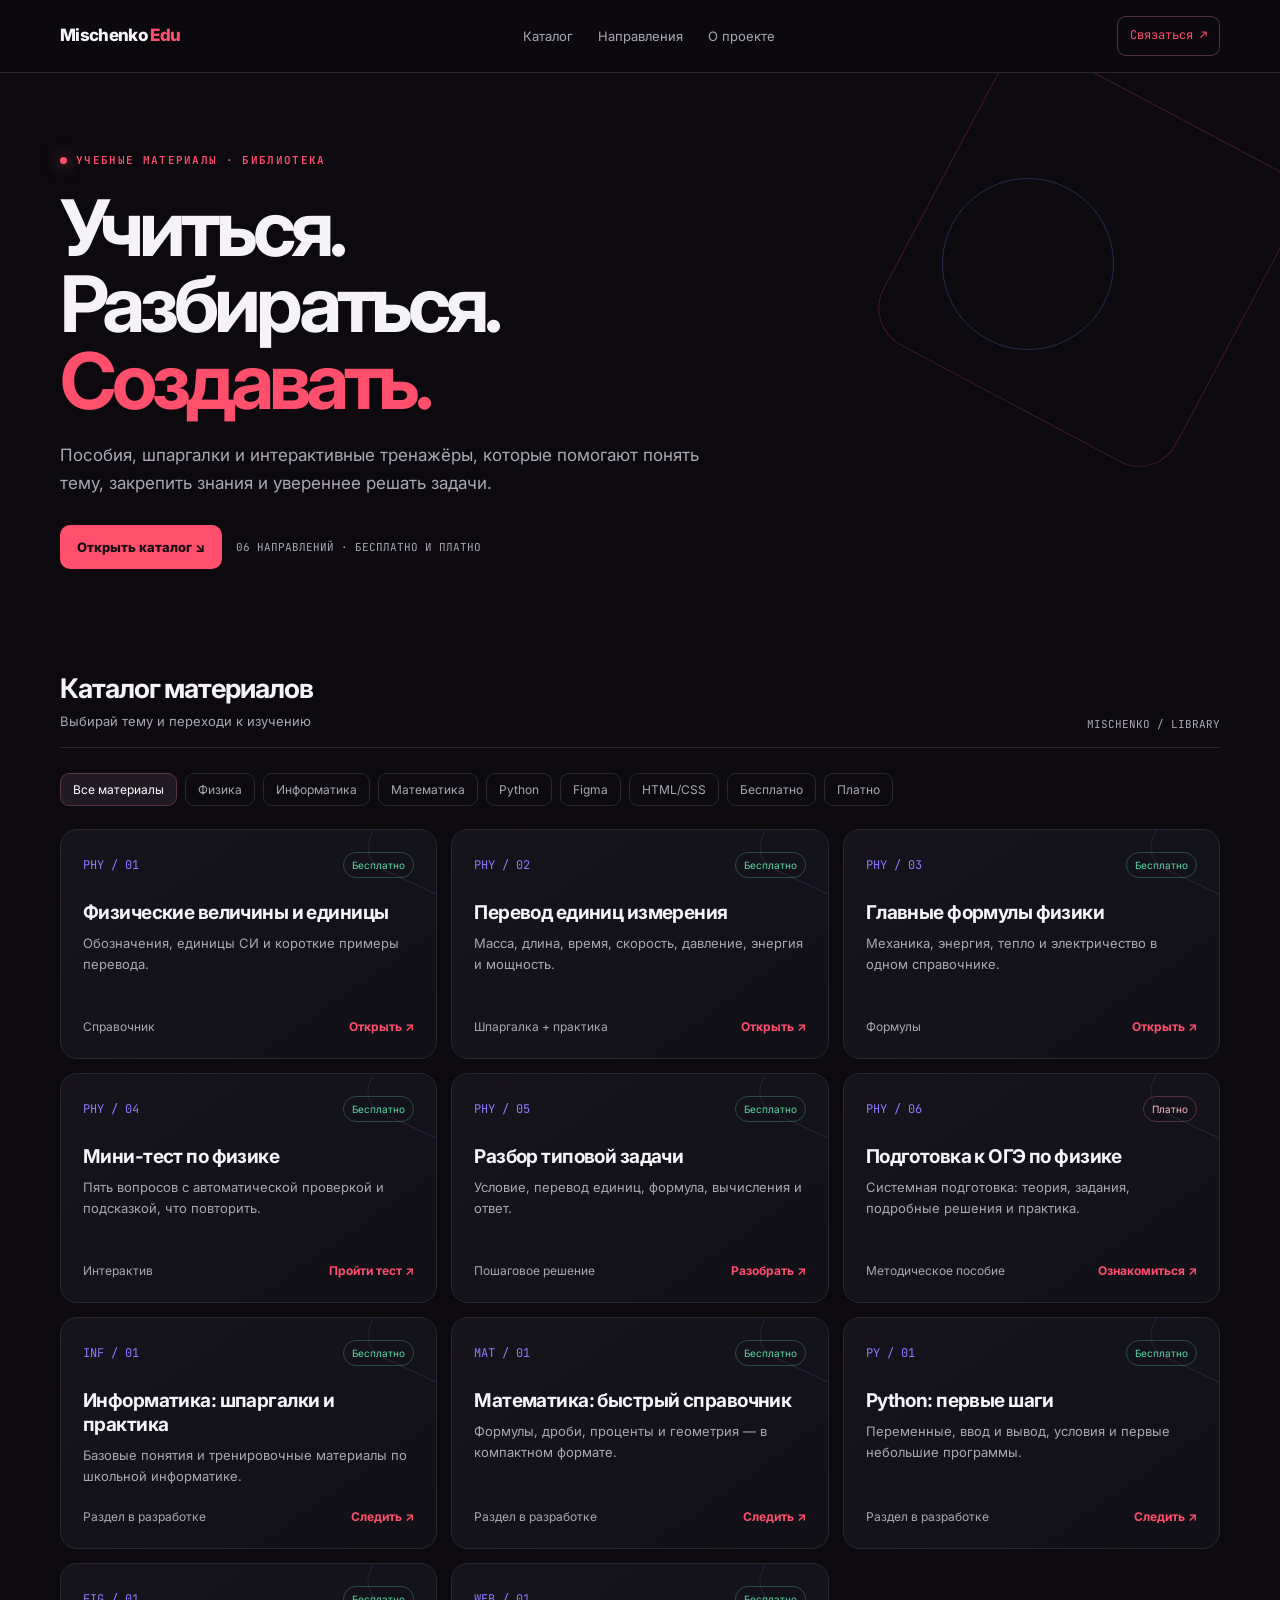
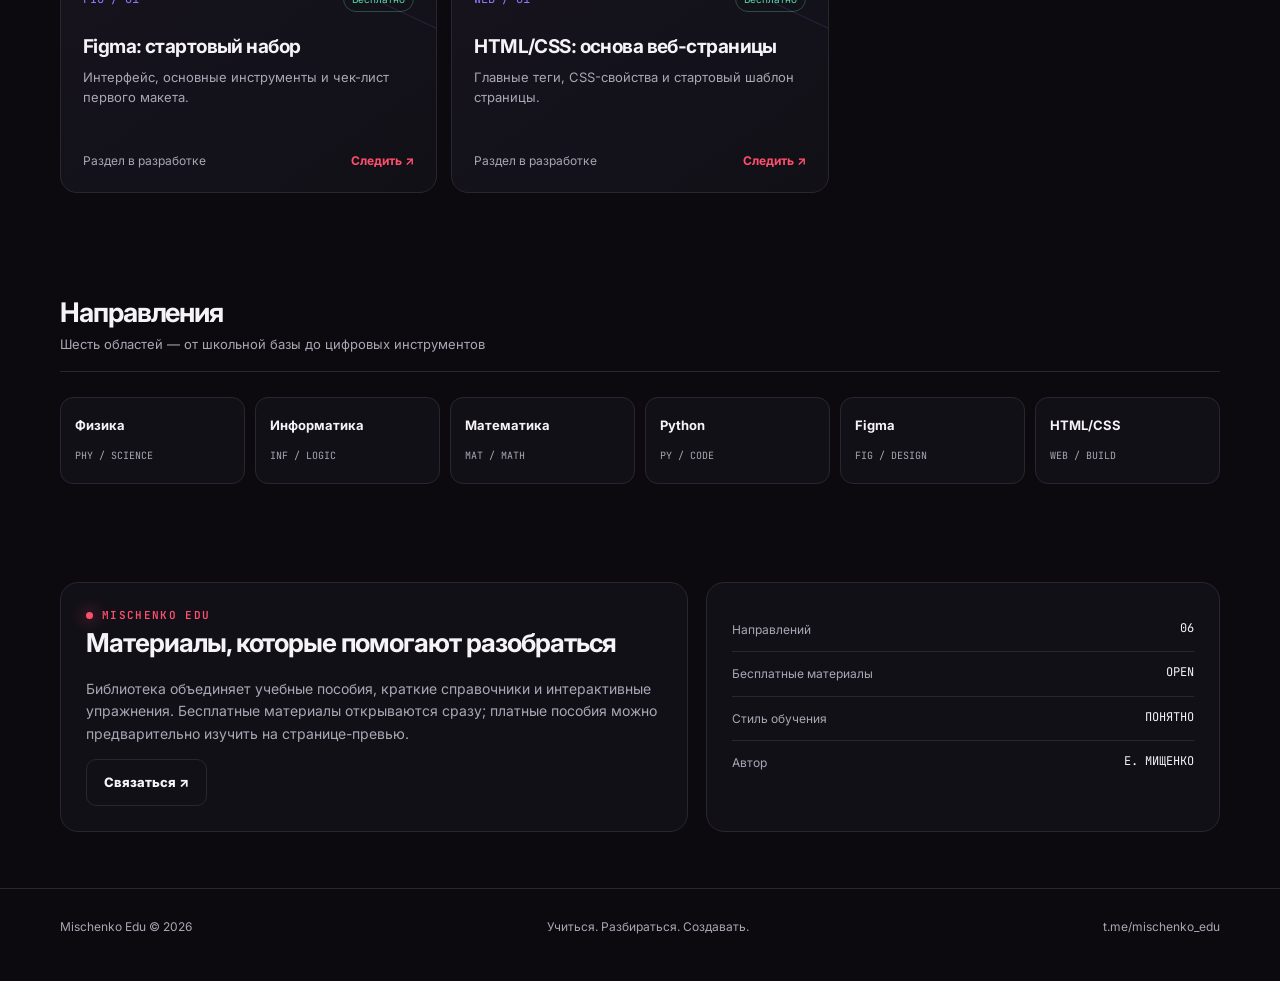
<file: index.html>
<!DOCTYPE html>
<html lang="ru">
<head>
<meta charset="UTF-8">
<meta name="viewport" content="width=device-width, initial-scale=1.0">
<meta name="theme-color" content="#0c0a0f">
<title>Mischenko Edu — библиотека учебных материалов</title>
<meta name="description" content="Бесплатные и платные учебные материалы по физике, информатике, математике, Python, Figma и HTML/CSS.">
<link rel="preconnect" href="https://fonts.googleapis.com">
<link rel="preconnect" href="https://fonts.gstatic.com" crossorigin>
<link href="https://fonts.googleapis.com/css2?family=Inter:wght@400;500;600;700;800&family=JetBrains+Mono:wght@400;500;600&display=swap" rel="stylesheet">
<style>
:root{--bg:#0c0a0f;--panel:#121017;--card:#15131b;--text:#f5f3f7;--muted:#aaa6b4;--line:#292632;--pink:#ff4f6d;--purple:#8b7cff;--green:#57d9a3}
*{box-sizing:border-box}html{scroll-behavior:smooth;scroll-padding-top:90px}body{margin:0;background:var(--bg);color:var(--text);font-family:Inter,system-ui,sans-serif;line-height:1.6}a{color:inherit;text-decoration:none}.wrap{width:min(1160px,calc(100% - 44px));margin:auto}
header{position:sticky;top:0;z-index:10;background:rgba(12,10,15,.88);backdrop-filter:blur(16px);border-bottom:1px solid var(--line)}.nav{height:72px;display:flex;align-items:center;justify-content:space-between;gap:20px}.brand{font-size:17px;font-weight:800;letter-spacing:-.04em}.brand span{color:var(--pink)}.navlinks{display:flex;gap:25px;color:var(--muted);font-size:13px}.navlinks a:hover{color:var(--text)}.contact{font-family:"JetBrains Mono",monospace;font-size:12px;color:var(--pink);border:1px solid #53303b;padding:9px 12px;border-radius:9px}
.hero{padding:80px 0 56px;position:relative;overflow:hidden}.hero:before{content:"";position:absolute;width:330px;height:330px;border:1px solid rgba(255,79,109,.22);border-radius:42px;right:2%;top:18px;transform:rotate(28deg);pointer-events:none}.hero:after{content:"";position:absolute;width:170px;height:170px;border:1px solid rgba(139,124,255,.25);border-radius:50%;right:13%;top:105px;pointer-events:none}.eyebrow{display:flex;align-items:center;gap:9px;color:var(--pink);font:600 11px "JetBrains Mono",monospace;text-transform:uppercase;letter-spacing:.12em}.eyebrow:before{content:"";width:7px;height:7px;background:var(--pink);border-radius:50%;box-shadow:0 0 15px #ff4f6d}.hero h1{font-size:clamp(43px,7vw,78px);line-height:.98;letter-spacing:-.065em;max-width:800px;margin:23px 0}.hero h1 em{font-style:normal;color:var(--pink)}.hero p{max-width:650px;color:var(--muted);font-size:17px}.hero-bottom{display:flex;align-items:center;gap:14px;flex-wrap:wrap;margin-top:28px}.button{display:inline-flex;align-items:center;justify-content:center;padding:12px 17px;border-radius:10px;background:var(--pink);color:#180b10;font-size:13px;font-weight:800}.button.ghost{background:transparent;color:var(--text);border:1px solid var(--line)}.mono{font:11px "JetBrains Mono",monospace;color:var(--muted)}
.section{padding:42px 0 56px}.section-head{display:flex;justify-content:space-between;align-items:end;gap:20px;border-bottom:1px solid var(--line);padding-bottom:16px;margin-bottom:25px}.section-head h2{font-size:27px;letter-spacing:-.04em;margin:0}.section-head p{margin:0;color:var(--muted);font-size:13px}.filters{display:flex;gap:8px;flex-wrap:wrap;margin:0 0 23px}.filter{border:1px solid var(--line);background:transparent;color:var(--muted);padding:8px 12px;border-radius:9px;font:12px Inter,sans-serif;cursor:pointer}.filter.active,.filter:hover{background:#211923;color:#fff;border-color:#5a3440}.catalog{display:grid;grid-template-columns:repeat(3,minmax(0,1fr));gap:14px}.card{min-height:230px;padding:22px;border:1px solid var(--line);border-radius:17px;background:linear-gradient(145deg,#16131c,#111017);display:flex;flex-direction:column;position:relative;overflow:hidden;transition:transform .2s,border-color .2s}.card:hover{transform:translateY(-3px);border-color:#514353}.card:after{content:"";position:absolute;width:110px;height:110px;border:1px solid rgba(139,124,255,.15);border-radius:24px;right:-54px;top:-54px;transform:rotate(25deg);pointer-events:none}.card-top{display:flex;align-items:center;justify-content:space-between;gap:8px}.symbol{font:12px "JetBrains Mono",monospace;color:var(--purple)}.pill{font-size:10px;border:1px solid var(--line);color:var(--muted);padding:4px 8px;border-radius:99px}.pill.free{color:var(--green);border-color:#284e42}.pill.paid{color:#ffb7c3;border-color:#58303c}.card h3{font-size:19px;line-height:1.25;letter-spacing:-.03em;margin:23px 0 8px}.card p{font-size:13px;color:var(--muted);margin:0 0 20px}.card-foot{margin-top:auto;display:flex;align-items:center;justify-content:space-between;gap:10px;font-size:12px}.card-foot span{color:var(--muted)}.card-foot a{font-weight:700;color:var(--pink)}.card[hidden]{display:none}
.directions{display:grid;grid-template-columns:repeat(6,minmax(0,1fr));gap:10px}.direction{padding:17px 14px;border:1px solid var(--line);border-radius:13px;background:var(--panel)}.direction b{display:block;font-size:13px;margin-bottom:5px}.direction span{font:10px "JetBrains Mono",monospace;color:var(--muted)}
.about{display:grid;grid-template-columns:1.1fr .9fr;gap:18px}.about-main,.about-side{border:1px solid var(--line);border-radius:18px;padding:25px;background:var(--panel)}.about h2{font-size:26px;letter-spacing:-.04em;margin:0 0 12px}.about p{color:var(--muted);font-size:14px}.stat{padding:12px 0;border-bottom:1px solid var(--line);display:flex;justify-content:space-between;gap:14px}.stat:last-child{border:0}.stat span{font-size:12px;color:var(--muted)}.stat b{font:12px "JetBrains Mono",monospace}
footer{border-top:1px solid var(--line);padding:28px 0 45px;color:var(--muted);font-size:12px}.footer-inner{display:flex;justify-content:space-between;gap:15px;flex-wrap:wrap}
@media(max-width:850px){.catalog{grid-template-columns:repeat(2,minmax(0,1fr))}.directions{grid-template-columns:repeat(3,minmax(0,1fr))}.hero:before{right:-170px}.hero:after{right:-20px}}
@media(max-width:580px){.wrap{width:min(100% - 30px,1160px)}.nav{height:62px}.navlinks{display:none}.hero{padding:55px 0 40px}.hero h1{font-size:48px}.hero p{font-size:15px}.section-head{display:block}.section-head p{margin-top:7px}.catalog{grid-template-columns:1fr}.card{min-height:205px}.directions{grid-template-columns:repeat(2,minmax(0,1fr))}.about{grid-template-columns:1fr}}
</style>
</head>
<body>
<header><div class="wrap nav"><a class="brand" href="./index.html">Mischenko <span>Edu</span></a><nav class="navlinks"><a href="#catalog">Каталог</a><a href="#directions">Направления</a><a href="#about">О проекте</a></nav><a class="contact" href="https://t.me/mischenko_edu" target="_blank" rel="noopener">Связаться ↗</a></div></header>
<main>
<section class="hero"><div class="wrap"><div class="eyebrow">Учебные материалы · библиотека</div><h1>Учиться.<br>Разбираться.<br><em>Создавать.</em></h1><p>Пособия, шпаргалки и интерактивные тренажёры, которые помогают понять тему, закрепить знания и увереннее решать задачи.</p><div class="hero-bottom"><a class="button" href="#catalog">Открыть каталог ↘</a><span class="mono">06 НАПРАВЛЕНИЙ · БЕСПЛАТНО И ПЛАТНО</span></div></div></section>
<section class="section" id="catalog"><div class="wrap"><div class="section-head"><div><h2>Каталог материалов</h2><p>Выбирай тему и переходи к изучению</p></div><span class="mono">MISCHENKO / LIBRARY</span></div>
<div class="filters" aria-label="Фильтры каталога"><button class="filter active" data-filter="all">Все материалы</button><button class="filter" data-filter="physics">Физика</button><button class="filter" data-filter="informatics">Информатика</button><button class="filter" data-filter="math">Математика</button><button class="filter" data-filter="python">Python</button><button class="filter" data-filter="figma">Figma</button><button class="filter" data-filter="web">HTML/CSS</button><button class="filter" data-filter="free">Бесплатно</button><button class="filter" data-filter="paid">Платно</button></div>
<div class="catalog" id="catalogGrid">
<article class="card" data-subject="physics" data-kind="free"><div class="card-top"><span class="symbol">PHY / 01</span><span class="pill free">Бесплатно</span></div><h3>Физические величины и единицы</h3><p>Обозначения, единицы СИ и короткие примеры перевода.</p><div class="card-foot"><span>Справочник</span><a href="./materials/physics/quantities.html">Открыть ↗</a></div></article>
<article class="card" data-subject="physics" data-kind="free"><div class="card-top"><span class="symbol">PHY / 02</span><span class="pill free">Бесплатно</span></div><h3>Перевод единиц измерения</h3><p>Масса, длина, время, скорость, давление, энергия и мощность.</p><div class="card-foot"><span>Шпаргалка + практика</span><a href="./materials/physics/units.html">Открыть ↗</a></div></article>
<article class="card" data-subject="physics" data-kind="free"><div class="card-top"><span class="symbol">PHY / 03</span><span class="pill free">Бесплатно</span></div><h3>Главные формулы физики</h3><p>Механика, энергия, тепло и электричество в одном справочнике.</p><div class="card-foot"><span>Формулы</span><a href="./materials/physics/formulas.html">Открыть ↗</a></div></article>
<article class="card" data-subject="physics" data-kind="free"><div class="card-top"><span class="symbol">PHY / 04</span><span class="pill free">Бесплатно</span></div><h3>Мини-тест по физике</h3><p>Пять вопросов с автоматической проверкой и подсказкой, что повторить.</p><div class="card-foot"><span>Интерактив</span><a href="./materials/physics/mini-test.html">Пройти тест ↗</a></div></article>
<article class="card" data-subject="physics" data-kind="free"><div class="card-top"><span class="symbol">PHY / 05</span><span class="pill free">Бесплатно</span></div><h3>Разбор типовой задачи</h3><p>Условие, перевод единиц, формула, вычисления и ответ.</p><div class="card-foot"><span>Пошаговое решение</span><a href="./materials/physics/typical-task.html">Разобрать ↗</a></div></article>
<article class="card" data-subject="physics" data-kind="paid"><div class="card-top"><span class="symbol">PHY / 06</span><span class="pill paid">Платно</span></div><h3>Подготовка к ОГЭ по физике</h3><p>Системная подготовка: теория, задания, подробные решения и практика.</p><div class="card-foot"><span>Методическое пособие</span><a href="./demos/physics-oge.html">Ознакомиться ↗</a></div></article>
<article class="card" data-subject="informatics" data-kind="free"><div class="card-top"><span class="symbol">INF / 01</span><span class="pill free">Бесплатно</span></div><h3>Информатика: шпаргалки и практика</h3><p>Базовые понятия и тренировочные материалы по школьной информатике.</p><div class="card-foot"><span>Раздел в разработке</span><a href="https://t.me/mischenko_edu" target="_blank" rel="noopener">Следить ↗</a></div></article>
<article class="card" data-subject="math" data-kind="free"><div class="card-top"><span class="symbol">MAT / 01</span><span class="pill free">Бесплатно</span></div><h3>Математика: быстрый справочник</h3><p>Формулы, дроби, проценты и геометрия — в компактном формате.</p><div class="card-foot"><span>Раздел в разработке</span><a href="https://t.me/mischenko_edu" target="_blank" rel="noopener">Следить ↗</a></div></article>
<article class="card" data-subject="python" data-kind="free"><div class="card-top"><span class="symbol">PY / 01</span><span class="pill free">Бесплатно</span></div><h3>Python: первые шаги</h3><p>Переменные, ввод и вывод, условия и первые небольшие программы.</p><div class="card-foot"><span>Раздел в разработке</span><a href="https://t.me/mischenko_edu" target="_blank" rel="noopener">Следить ↗</a></div></article>
<article class="card" data-subject="figma" data-kind="free"><div class="card-top"><span class="symbol">FIG / 01</span><span class="pill free">Бесплатно</span></div><h3>Figma: стартовый набор</h3><p>Интерфейс, основные инструменты и чек-лист первого макета.</p><div class="card-foot"><span>Раздел в разработке</span><a href="https://t.me/mischenko_edu" target="_blank" rel="noopener">Следить ↗</a></div></article>
<article class="card" data-subject="web" data-kind="free"><div class="card-top"><span class="symbol">WEB / 01</span><span class="pill free">Бесплатно</span></div><h3>HTML/CSS: основа веб-страницы</h3><p>Главные теги, CSS-свойства и стартовый шаблон страницы.</p><div class="card-foot"><span>Раздел в разработке</span><a href="https://t.me/mischenko_edu" target="_blank" rel="noopener">Следить ↗</a></div></article>
</div></div></section>
<section class="section" id="directions"><div class="wrap"><div class="section-head"><div><h2>Направления</h2><p>Шесть областей — от школьной базы до цифровых инструментов</p></div></div><div class="directions"><div class="direction"><b>Физика</b><span>PHY / SCIENCE</span></div><div class="direction"><b>Информатика</b><span>INF / LOGIC</span></div><div class="direction"><b>Математика</b><span>MAT / MATH</span></div><div class="direction"><b>Python</b><span>PY / CODE</span></div><div class="direction"><b>Figma</b><span>FIG / DESIGN</span></div><div class="direction"><b>HTML/CSS</b><span>WEB / BUILD</span></div></div></div></section>
<section class="section" id="about"><div class="wrap about"><div class="about-main"><div class="eyebrow">Mischenko Edu</div><h2>Материалы, которые помогают разобраться</h2><p>Библиотека объединяет учебные пособия, краткие справочники и интерактивные упражнения. Бесплатные материалы открываются сразу; платные пособия можно предварительно изучить на странице-превью.</p><a class="button ghost" href="https://t.me/mischenko_edu" target="_blank" rel="noopener">Связаться ↗</a></div><div class="about-side"><div class="stat"><span>Направлений</span><b>06</b></div><div class="stat"><span>Бесплатные материалы</span><b>OPEN</b></div><div class="stat"><span>Стиль обучения</span><b>ПОНЯТНО</b></div><div class="stat"><span>Автор</span><b>Е. МИЩЕНКО</b></div></div></div></section>
</main><footer><div class="wrap footer-inner"><span>Mischenko Edu © 2026</span><span>Учиться. Разбираться. Создавать.</span><a href="https://t.me/mischenko_edu" target="_blank" rel="noopener">t.me/mischenko_edu</a></div></footer>
<script>
const filters=document.querySelectorAll('.filter');const cards=document.querySelectorAll('.card');let active='all';
filters.forEach(btn=>btn.addEventListener('click',()=>{const f=btn.dataset.filter;
 if(['free','paid'].includes(f)){active=f;}else{active=f;}
 filters.forEach(b=>b.classList.toggle('active',b===btn));
 cards.forEach(card=>{const subject=card.dataset.subject,kind=card.dataset.kind;
 card.hidden=active==='all'?false:active==='free'||active==='paid'?kind!==active:subject!==active;});
}));
</script>
</body>
</html>
</file>
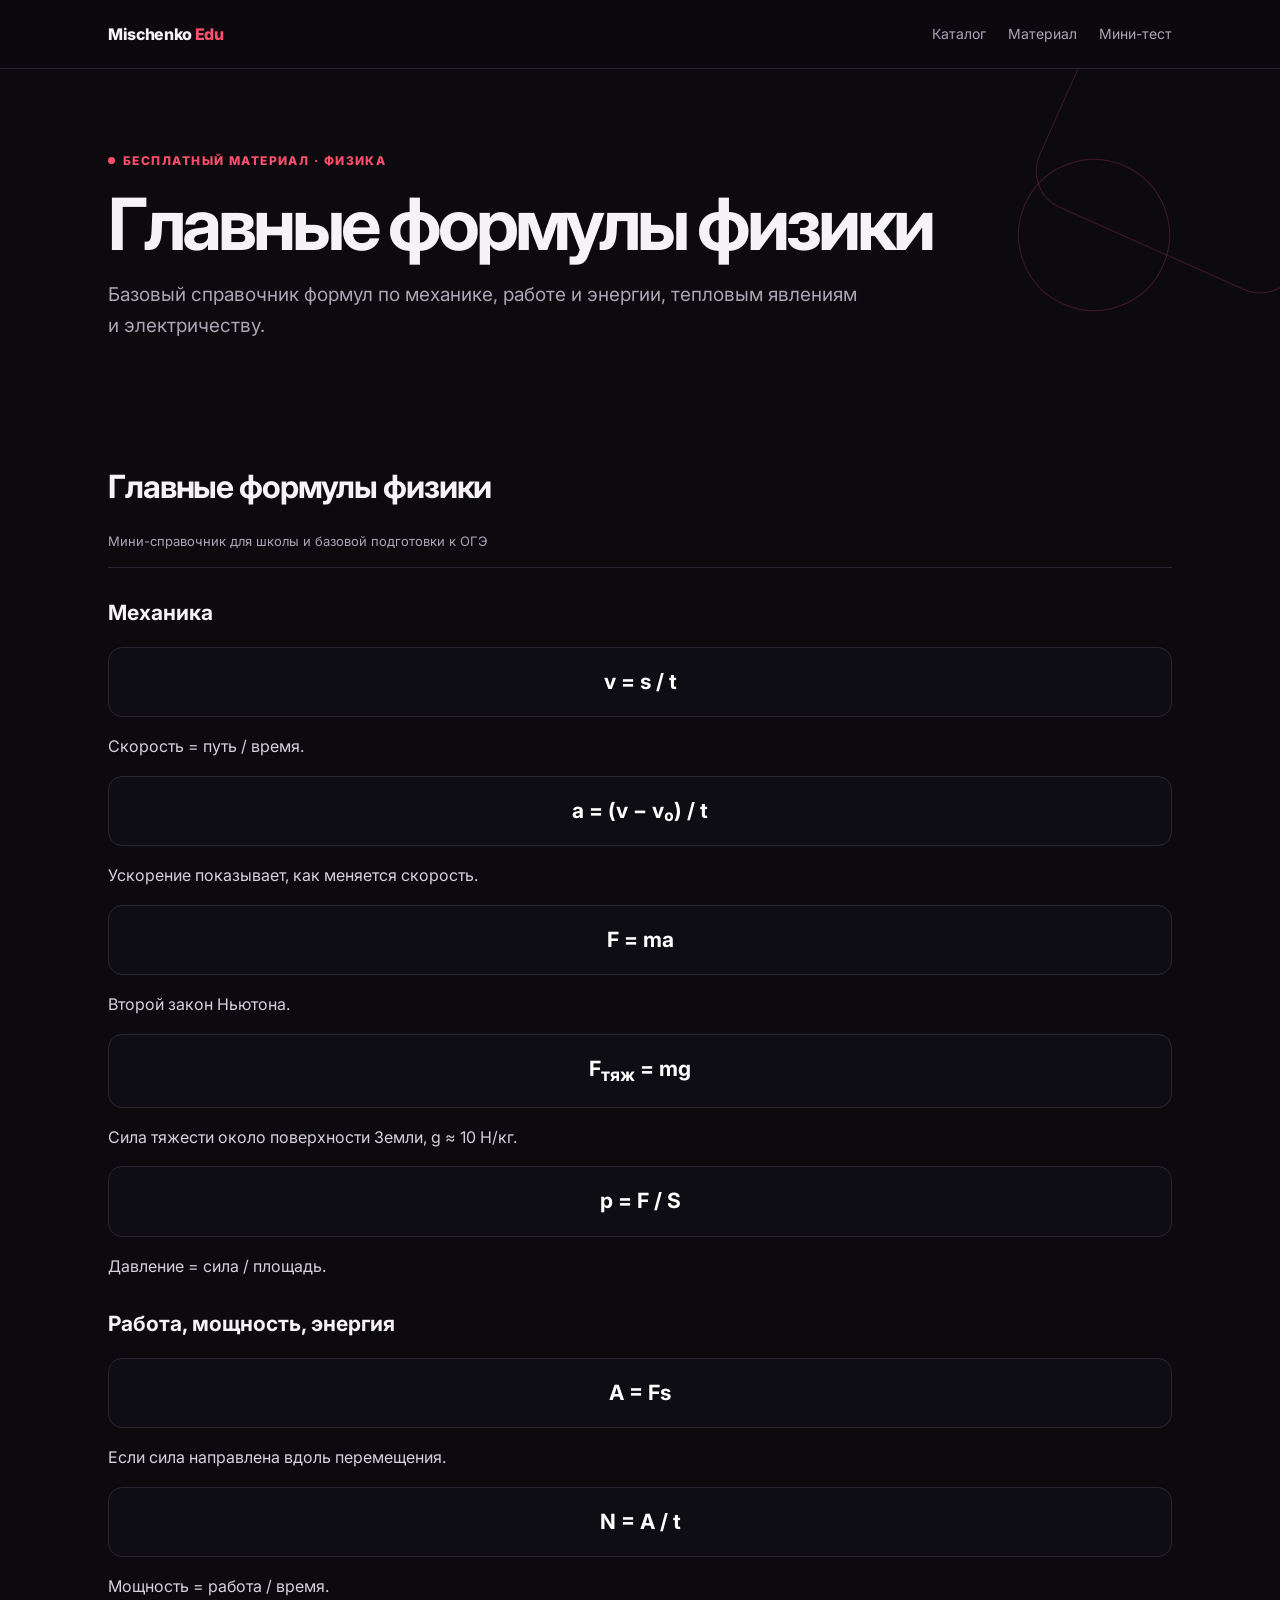
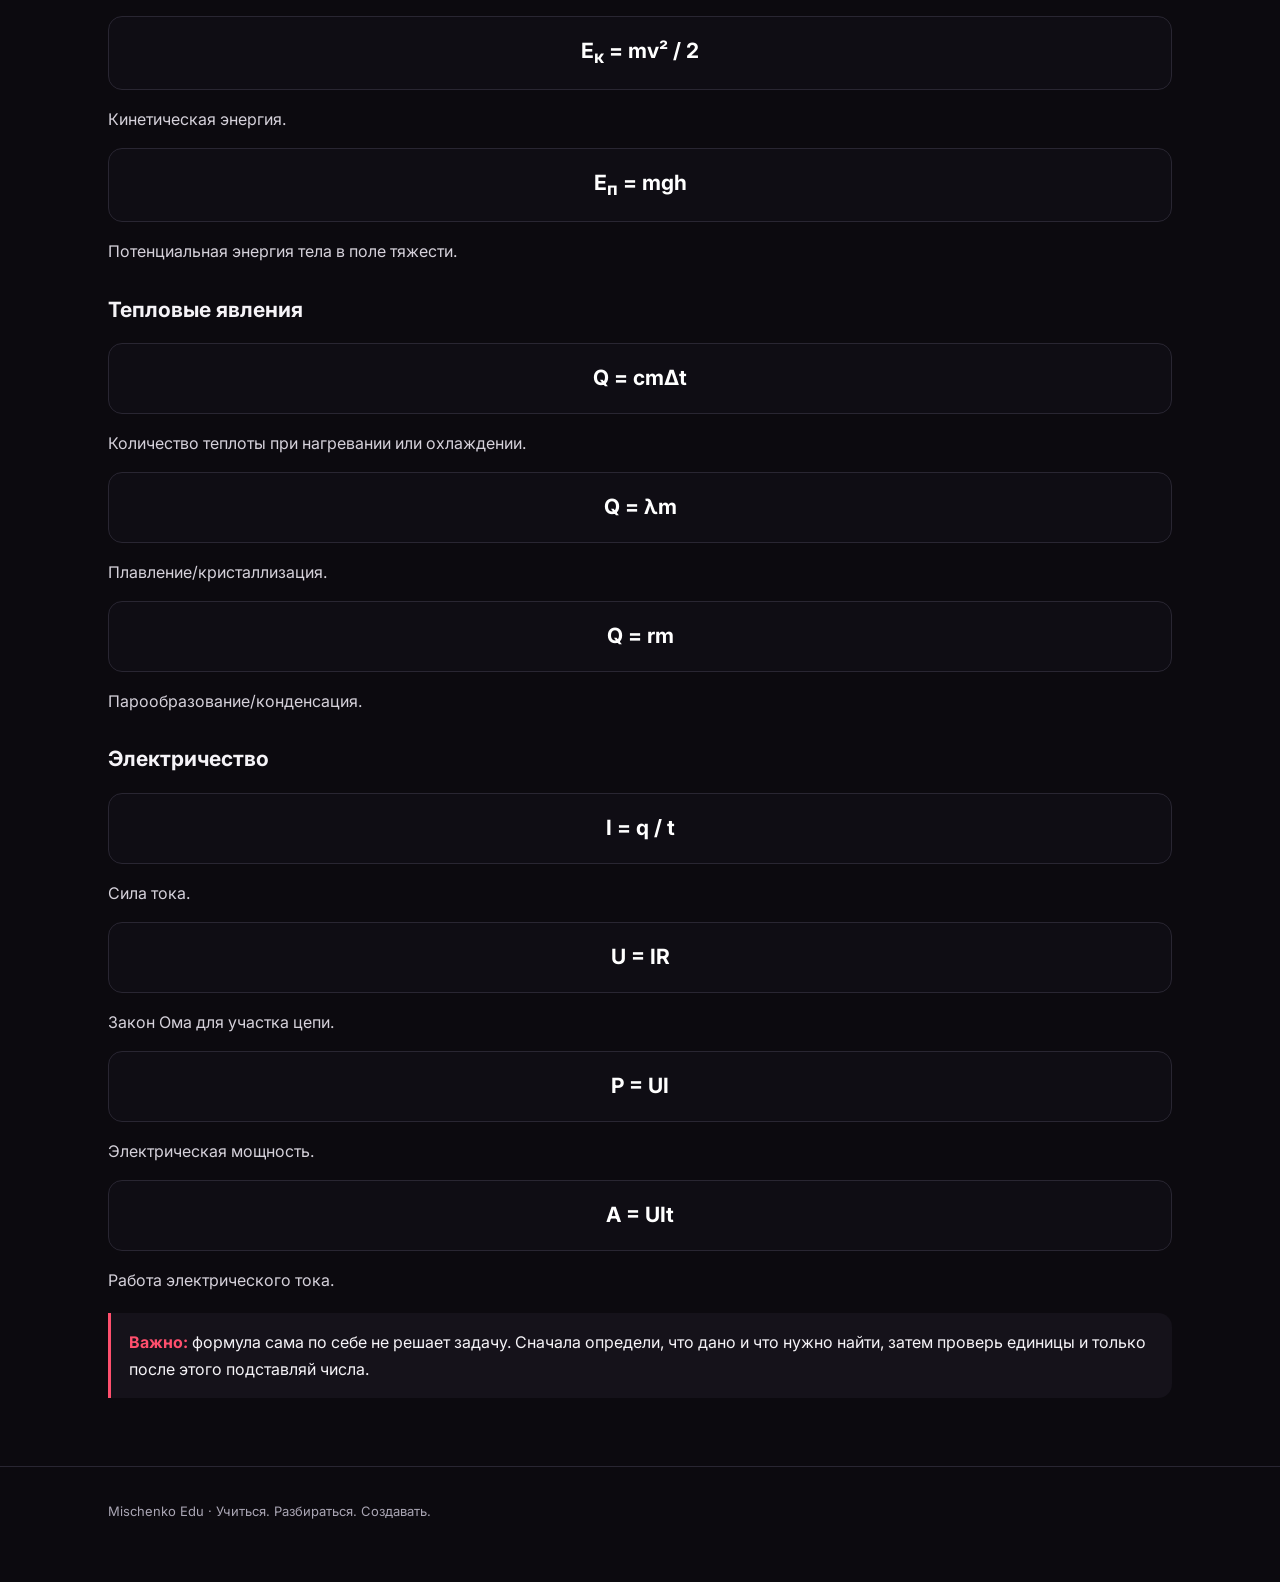
<file: materials/physics/formulas.html>
<!doctype html><html lang="ru"><head><meta charset="utf-8"><meta name="viewport" content="width=device-width,initial-scale=1">
<title>Главные формулы физики — Mischenko Edu</title><meta name="description" content="Базовый справочник формул по механике, работе и энергии, тепловым явлениям и электричеству."><link rel="preconnect" href="https://fonts.googleapis.com"><link href="https://fonts.googleapis.com/css2?family=Inter:wght@400;500;600;700;800&display=swap" rel="stylesheet"><style>
:root{
  --bg:#0c0a0f;--bg2:#111017;--card:#15131b;--card2:#191722;
  --text:#f5f3f7;--muted:#aaa6b4;--line:#292632;--accent:#ff4f6d;
  --accent2:#8b7cff;--green:#57d9a3;--yellow:#ffd166;
}
*{box-sizing:border-box}html{scroll-behavior:smooth}body{margin:0;background:var(--bg);color:var(--text);font-family:Inter,system-ui,-apple-system,BlinkMacSystemFont,"Segoe UI",sans-serif;line-height:1.65}
a{color:inherit;text-decoration:none}.wrap{max-width:1120px;margin:auto;padding:0 28px}
.top{position:sticky;top:0;z-index:20;background:rgba(12,10,15,.86);backdrop-filter:blur(14px);border-bottom:1px solid var(--line)}
.nav{height:68px;display:flex;align-items:center;justify-content:space-between}.brand{font-weight:800;letter-spacing:-.02em}.brand span{color:var(--accent)}
.navlinks{display:flex;gap:22px;color:var(--muted);font-size:14px}.navlinks a:hover{color:var(--text)}
.hero{padding:76px 0 52px;position:relative;overflow:hidden}.hero:before,.hero:after{content:"";position:absolute;border:1px solid rgba(255,79,109,.22);transform:rotate(24deg);pointer-events:none}.hero:before{width:280px;height:280px;right:-70px;top:-90px;border-radius:40px}.hero:after{width:150px;height:150px;right:110px;top:90px;border-radius:50%}
.kicker{display:inline-flex;gap:8px;align-items:center;color:var(--accent);font-size:12px;font-weight:800;letter-spacing:.12em;text-transform:uppercase}.dot{width:7px;height:7px;border-radius:50%;background:var(--accent)}
h1{font-size:clamp(40px,7vw,72px);line-height:.98;letter-spacing:-.055em;margin:18px 0 18px;max-width:850px}h2{font-size:32px;letter-spacing:-.035em;margin:0 0 18px}h3{font-size:21px;margin:28px 0 10px}p{color:#d5d1da}.lead{font-size:19px;max-width:760px;color:var(--muted)}
.grid{display:grid;grid-template-columns:repeat(2,1fr);gap:16px;margin:30px 0 70px}.card{background:linear-gradient(145deg,var(--card),var(--card2));border:1px solid var(--line);border-radius:20px;padding:25px;transition:.2s}.card:hover{transform:translateY(-3px);border-color:#3b3545}.tag{display:inline-block;border:1px solid var(--line);border-radius:999px;padding:5px 10px;color:var(--muted);font-size:12px}.card h3{margin-top:15px}.card p{font-size:14px;color:var(--muted)}
.section{padding:48px 0}.sectionline{display:flex;align-items:end;justify-content:space-between;gap:20px;border-bottom:1px solid var(--line);padding-bottom:14px;margin-bottom:26px}.meta{font-size:13px;color:var(--muted)}
.table{width:100%;border-collapse:collapse;margin:18px 0}.table th,.table td{text-align:left;padding:12px 14px;border-bottom:1px solid var(--line);vertical-align:top}.table th{color:var(--muted);font-size:12px;text-transform:uppercase;letter-spacing:.08em}
.formula{background:#0f0d14;border:1px solid var(--line);border-radius:14px;padding:17px;text-align:center;font-size:21px;font-weight:700;margin:16px 0;color:#fff}
.note{border-left:3px solid var(--accent);background:#15121a;padding:16px 18px;border-radius:0 14px 14px 0;margin:20px 0}.note b{color:var(--accent)}
.tip{border:1px solid rgba(255,209,102,.28);background:rgba(255,209,102,.06);border-radius:14px;padding:16px 18px;margin:20px 0}.tip b{color:var(--yellow)}
.task{background:var(--card);border:1px solid var(--line);border-radius:18px;padding:22px;margin:18px 0}.taskhead{display:flex;gap:9px;align-items:center;margin-bottom:10px}.num{background:var(--accent);color:#120b0e;border-radius:8px;padding:3px 9px;font-size:12px;font-weight:900}.type{color:var(--muted);font-size:12px}.answer,.solution{margin-top:14px;border-top:1px dashed var(--line);padding-top:14px}.answer{color:var(--green)}details{margin-top:12px}summary{cursor:pointer;color:#fff;font-weight:700}.steps{counter-reset:s}.step{display:flex;gap:10px;margin:10px 0}.step:before{counter-increment:s;content:counter(s);flex:none;width:24px;height:24px;border-radius:50%;display:grid;place-items:center;background:#272230;color:#fff;font-size:12px}
.quiz{background:linear-gradient(145deg,#17131d,#121017);border:1px solid #302936;border-radius:22px;padding:24px;margin:20px 0}.q{padding:16px 0;border-bottom:1px solid var(--line)}.q:last-child{border-bottom:0}.q label{display:block;padding:9px 11px;margin:7px 0;border:1px solid var(--line);border-radius:10px;color:var(--muted);cursor:pointer}.q label:hover{border-color:#4b4355;color:#fff}.quiz button,.btn{border:0;background:var(--accent);color:#160b0f;font-weight:800;border-radius:12px;padding:12px 18px;cursor:pointer}.result{margin-top:15px;font-weight:700}.good{color:var(--green)}.bad{color:#ff7d91}
.footer{border-top:1px solid var(--line);padding:34px 0 60px;color:var(--muted);font-size:13px}
@media(max-width:760px){.grid{grid-template-columns:1fr}.navlinks{display:none}.wrap{padding:0 18px}.hero{padding-top:52px}h1{font-size:48px}.sectionline{display:block}}
</style></head>
<body><header class="top"><div class="wrap nav"><a class="brand" href="../../../index.html">Mischenko <span>Edu</span></a><nav class="navlinks"><a href="../../../index.html">Каталог</a><a href="#content">Материал</a><a href="#quiz">Мини-тест</a></nav></div></header>
<main id="content"><section class="hero"><div class="wrap"><div class="kicker"><span class="dot"></span> Бесплатный материал · Физика</div><h1>Главные формулы физики</h1><p class="lead">Базовый справочник формул по механике, работе и энергии, тепловым явлениям и электричеству.</p></div></section>
<section class="section"><div class="wrap">
<div class="sectionline"><div><h2>Главные формулы физики</h2><div class="meta">Мини-справочник для школы и базовой подготовки к ОГЭ</div></div></div>
<h3>Механика</h3>
<div class="formula">v = s / t</div><p>Скорость = путь / время.</p>
<div class="formula">a = (v − v₀) / t</div><p>Ускорение показывает, как меняется скорость.</p>
<div class="formula">F = ma</div><p>Второй закон Ньютона.</p>
<div class="formula">F<sub>тяж</sub> = mg</div><p>Сила тяжести около поверхности Земли, g ≈ 10 Н/кг.</p>
<div class="formula">p = F / S</div><p>Давление = сила / площадь.</p>
<h3>Работа, мощность, энергия</h3>
<div class="formula">A = Fs</div><p>Если сила направлена вдоль перемещения.</p>
<div class="formula">N = A / t</div><p>Мощность = работа / время.</p>
<div class="formula">E<sub>к</sub> = mv² / 2</div><p>Кинетическая энергия.</p>
<div class="formula">E<sub>п</sub> = mgh</div><p>Потенциальная энергия тела в поле тяжести.</p>
<h3>Тепловые явления</h3>
<div class="formula">Q = cmΔt</div><p>Количество теплоты при нагревании или охлаждении.</p>
<div class="formula">Q = λm</div><p>Плавление/кристаллизация.</p>
<div class="formula">Q = rm</div><p>Парообразование/конденсация.</p>
<h3>Электричество</h3>
<div class="formula">I = q / t</div><p>Сила тока.</p>
<div class="formula">U = IR</div><p>Закон Ома для участка цепи.</p>
<div class="formula">P = UI</div><p>Электрическая мощность.</p>
<div class="formula">A = UIt</div><p>Работа электрического тока.</p>
<div class="note"><b>Важно:</b> формула сама по себе не решает задачу. Сначала определи, что дано и что нужно найти, затем проверь единицы и только после этого подставляй числа.</div>
</div></section>
</main>
<footer class="footer"><div class="wrap">Mischenko Edu · Учиться. Разбираться. Создавать.</div></footer></body></html>
</file>
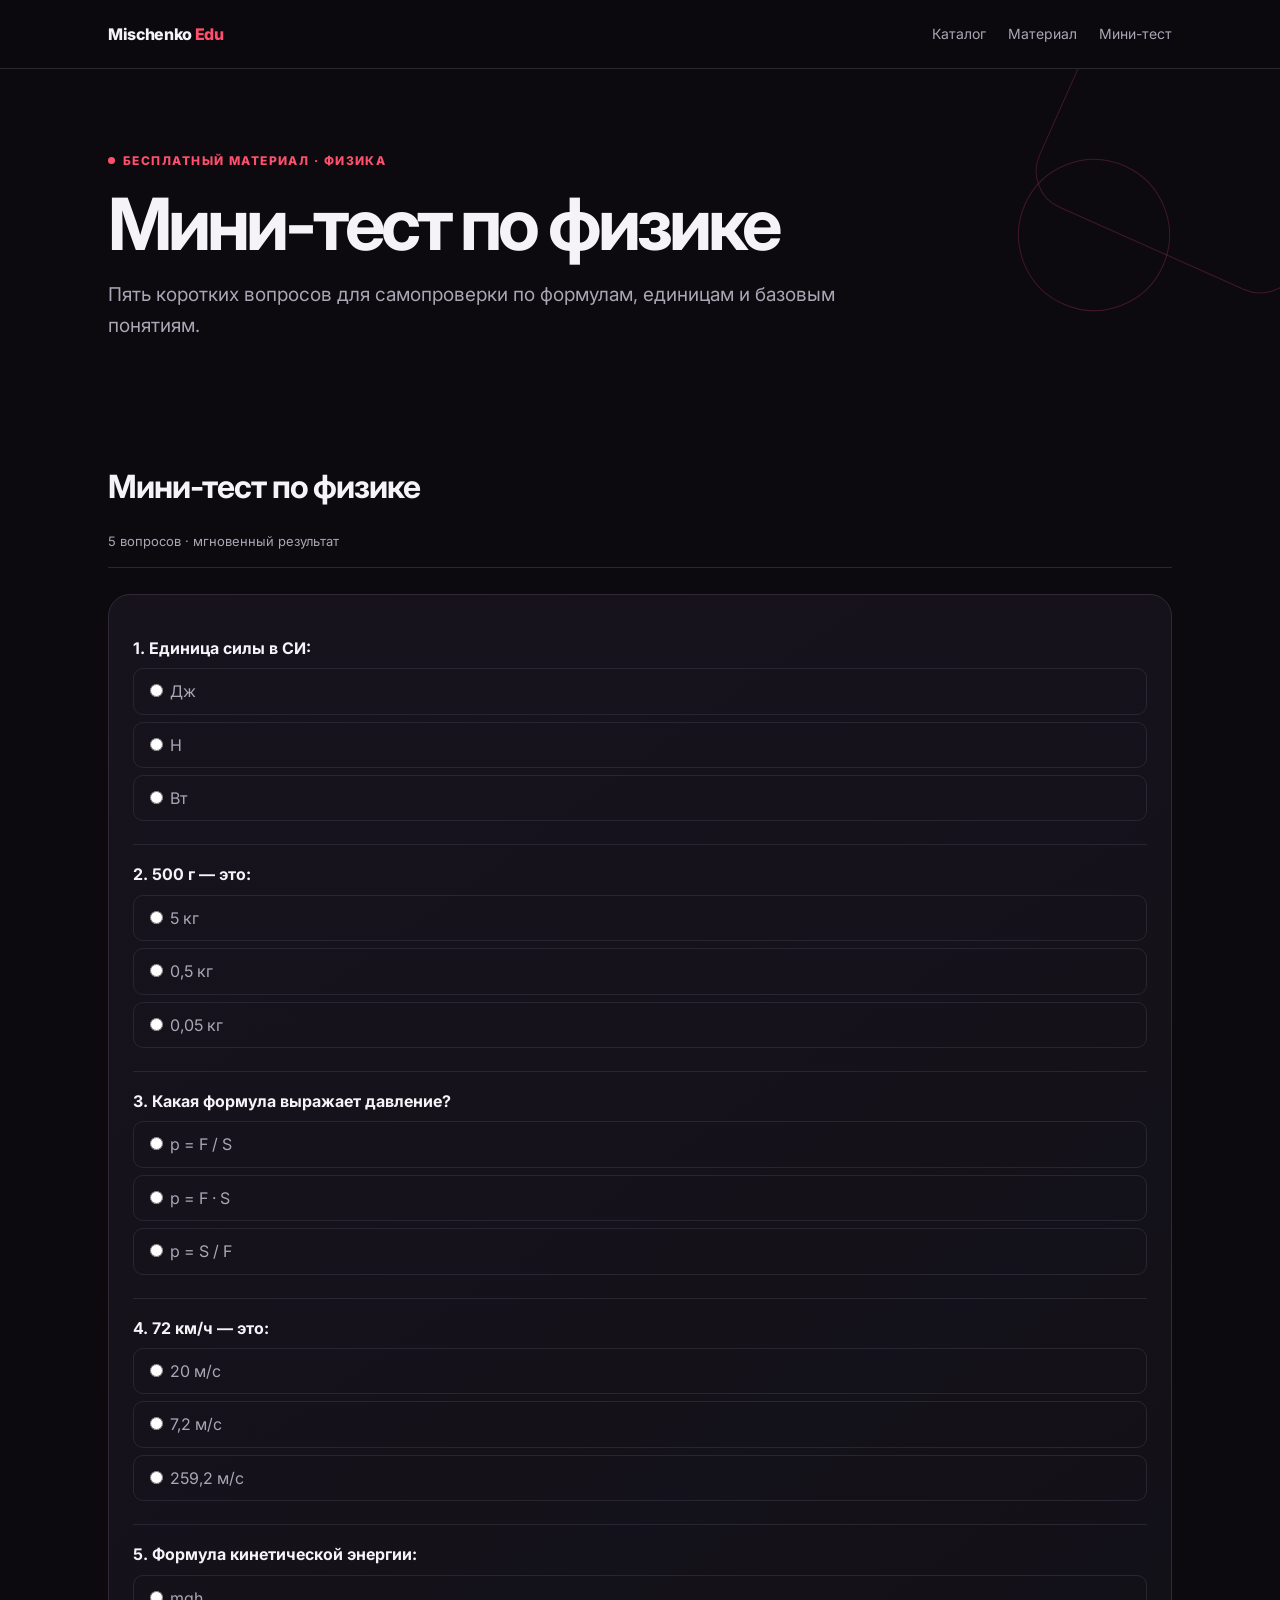
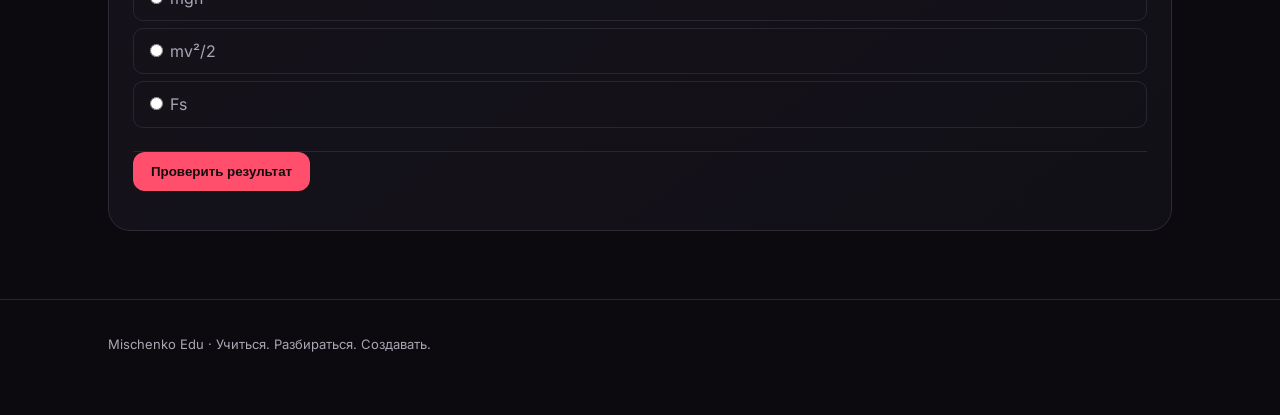
<file: materials/physics/mini-test.html>
<!doctype html><html lang="ru"><head><meta charset="utf-8"><meta name="viewport" content="width=device-width,initial-scale=1">
<title>Мини-тест по физике — Mischenko Edu</title><meta name="description" content="Пять коротких вопросов для самопроверки по формулам, единицам и базовым понятиям."><link rel="preconnect" href="https://fonts.googleapis.com"><link href="https://fonts.googleapis.com/css2?family=Inter:wght@400;500;600;700;800&display=swap" rel="stylesheet"><style>
:root{
  --bg:#0c0a0f;--bg2:#111017;--card:#15131b;--card2:#191722;
  --text:#f5f3f7;--muted:#aaa6b4;--line:#292632;--accent:#ff4f6d;
  --accent2:#8b7cff;--green:#57d9a3;--yellow:#ffd166;
}
*{box-sizing:border-box}html{scroll-behavior:smooth}body{margin:0;background:var(--bg);color:var(--text);font-family:Inter,system-ui,-apple-system,BlinkMacSystemFont,"Segoe UI",sans-serif;line-height:1.65}
a{color:inherit;text-decoration:none}.wrap{max-width:1120px;margin:auto;padding:0 28px}
.top{position:sticky;top:0;z-index:20;background:rgba(12,10,15,.86);backdrop-filter:blur(14px);border-bottom:1px solid var(--line)}
.nav{height:68px;display:flex;align-items:center;justify-content:space-between}.brand{font-weight:800;letter-spacing:-.02em}.brand span{color:var(--accent)}
.navlinks{display:flex;gap:22px;color:var(--muted);font-size:14px}.navlinks a:hover{color:var(--text)}
.hero{padding:76px 0 52px;position:relative;overflow:hidden}.hero:before,.hero:after{content:"";position:absolute;border:1px solid rgba(255,79,109,.22);transform:rotate(24deg);pointer-events:none}.hero:before{width:280px;height:280px;right:-70px;top:-90px;border-radius:40px}.hero:after{width:150px;height:150px;right:110px;top:90px;border-radius:50%}
.kicker{display:inline-flex;gap:8px;align-items:center;color:var(--accent);font-size:12px;font-weight:800;letter-spacing:.12em;text-transform:uppercase}.dot{width:7px;height:7px;border-radius:50%;background:var(--accent)}
h1{font-size:clamp(40px,7vw,72px);line-height:.98;letter-spacing:-.055em;margin:18px 0 18px;max-width:850px}h2{font-size:32px;letter-spacing:-.035em;margin:0 0 18px}h3{font-size:21px;margin:28px 0 10px}p{color:#d5d1da}.lead{font-size:19px;max-width:760px;color:var(--muted)}
.grid{display:grid;grid-template-columns:repeat(2,1fr);gap:16px;margin:30px 0 70px}.card{background:linear-gradient(145deg,var(--card),var(--card2));border:1px solid var(--line);border-radius:20px;padding:25px;transition:.2s}.card:hover{transform:translateY(-3px);border-color:#3b3545}.tag{display:inline-block;border:1px solid var(--line);border-radius:999px;padding:5px 10px;color:var(--muted);font-size:12px}.card h3{margin-top:15px}.card p{font-size:14px;color:var(--muted)}
.section{padding:48px 0}.sectionline{display:flex;align-items:end;justify-content:space-between;gap:20px;border-bottom:1px solid var(--line);padding-bottom:14px;margin-bottom:26px}.meta{font-size:13px;color:var(--muted)}
.table{width:100%;border-collapse:collapse;margin:18px 0}.table th,.table td{text-align:left;padding:12px 14px;border-bottom:1px solid var(--line);vertical-align:top}.table th{color:var(--muted);font-size:12px;text-transform:uppercase;letter-spacing:.08em}
.formula{background:#0f0d14;border:1px solid var(--line);border-radius:14px;padding:17px;text-align:center;font-size:21px;font-weight:700;margin:16px 0;color:#fff}
.note{border-left:3px solid var(--accent);background:#15121a;padding:16px 18px;border-radius:0 14px 14px 0;margin:20px 0}.note b{color:var(--accent)}
.tip{border:1px solid rgba(255,209,102,.28);background:rgba(255,209,102,.06);border-radius:14px;padding:16px 18px;margin:20px 0}.tip b{color:var(--yellow)}
.task{background:var(--card);border:1px solid var(--line);border-radius:18px;padding:22px;margin:18px 0}.taskhead{display:flex;gap:9px;align-items:center;margin-bottom:10px}.num{background:var(--accent);color:#120b0e;border-radius:8px;padding:3px 9px;font-size:12px;font-weight:900}.type{color:var(--muted);font-size:12px}.answer,.solution{margin-top:14px;border-top:1px dashed var(--line);padding-top:14px}.answer{color:var(--green)}details{margin-top:12px}summary{cursor:pointer;color:#fff;font-weight:700}.steps{counter-reset:s}.step{display:flex;gap:10px;margin:10px 0}.step:before{counter-increment:s;content:counter(s);flex:none;width:24px;height:24px;border-radius:50%;display:grid;place-items:center;background:#272230;color:#fff;font-size:12px}
.quiz{background:linear-gradient(145deg,#17131d,#121017);border:1px solid #302936;border-radius:22px;padding:24px;margin:20px 0}.q{padding:16px 0;border-bottom:1px solid var(--line)}.q:last-child{border-bottom:0}.q label{display:block;padding:9px 11px;margin:7px 0;border:1px solid var(--line);border-radius:10px;color:var(--muted);cursor:pointer}.q label:hover{border-color:#4b4355;color:#fff}.quiz button,.btn{border:0;background:var(--accent);color:#160b0f;font-weight:800;border-radius:12px;padding:12px 18px;cursor:pointer}.result{margin-top:15px;font-weight:700}.good{color:var(--green)}.bad{color:#ff7d91}
.footer{border-top:1px solid var(--line);padding:34px 0 60px;color:var(--muted);font-size:13px}
@media(max-width:760px){.grid{grid-template-columns:1fr}.navlinks{display:none}.wrap{padding:0 18px}.hero{padding-top:52px}h1{font-size:48px}.sectionline{display:block}}
</style></head>
<body><header class="top"><div class="wrap nav"><a class="brand" href="../../../index.html">Mischenko <span>Edu</span></a><nav class="navlinks"><a href="../../../index.html">Каталог</a><a href="#content">Материал</a><a href="#quiz">Мини-тест</a></nav></div></header>
<main id="content"><section class="hero"><div class="wrap"><div class="kicker"><span class="dot"></span> Бесплатный материал · Физика</div><h1>Мини-тест по физике</h1><p class="lead">Пять коротких вопросов для самопроверки по формулам, единицам и базовым понятиям.</p></div></section>
<section class="section" id="quiz"><div class="wrap">
<div class="sectionline"><div><h2>Мини-тест по физике</h2><div class="meta">5 вопросов · мгновенный результат</div></div></div>
<div class="quiz" id="quizBox">
<div class="q"><b>1. Единица силы в СИ:</b><label><input type="radio" name="q1" value="0"> Дж</label><label><input type="radio" name="q1" value="1"> Н</label><label><input type="radio" name="q1" value="0"> Вт</label></div>
<div class="q"><b>2. 500 г — это:</b><label><input type="radio" name="q2" value="0"> 5 кг</label><label><input type="radio" name="q2" value="1"> 0,5 кг</label><label><input type="radio" name="q2" value="0"> 0,05 кг</label></div>
<div class="q"><b>3. Какая формула выражает давление?</b><label><input type="radio" name="q3" value="1"> p = F / S</label><label><input type="radio" name="q3" value="0"> p = F · S</label><label><input type="radio" name="q3" value="0"> p = S / F</label></div>
<div class="q"><b>4. 72 км/ч — это:</b><label><input type="radio" name="q4" value="1"> 20 м/с</label><label><input type="radio" name="q4" value="0"> 7,2 м/с</label><label><input type="radio" name="q4" value="0"> 259,2 м/с</label></div>
<div class="q"><b>5. Формула кинетической энергии:</b><label><input type="radio" name="q5" value="0"> mgh</label><label><input type="radio" name="q5" value="1"> mv²/2</label><label><input type="radio" name="q5" value="0"> Fs</label></div>
<button onclick="checkQuiz()">Проверить результат</button><div id="result" class="result"></div></div>
</div></section>
<script>
function checkQuiz(){
 let score=0;
 for(let i=1;i<=5;i++){let x=document.querySelector('input[name=q'+i+']:checked');if(x)score+=Number(x.value)}
 let r=document.getElementById('result');
 let msg=score===5?'Отлично — база уверенная.':score>=3?'Хороший результат. Повтори темы, где ошибся.':'Начни с таблицы величин и единиц, затем повтори формулы.';
 r.innerHTML='Результат: '+score+' / 5. '+msg;
 r.className='result '+(score>=4?'good':'bad');
}
</script>
</main>
<footer class="footer"><div class="wrap">Mischenko Edu · Учиться. Разбираться. Создавать.</div></footer></body></html>
</file>
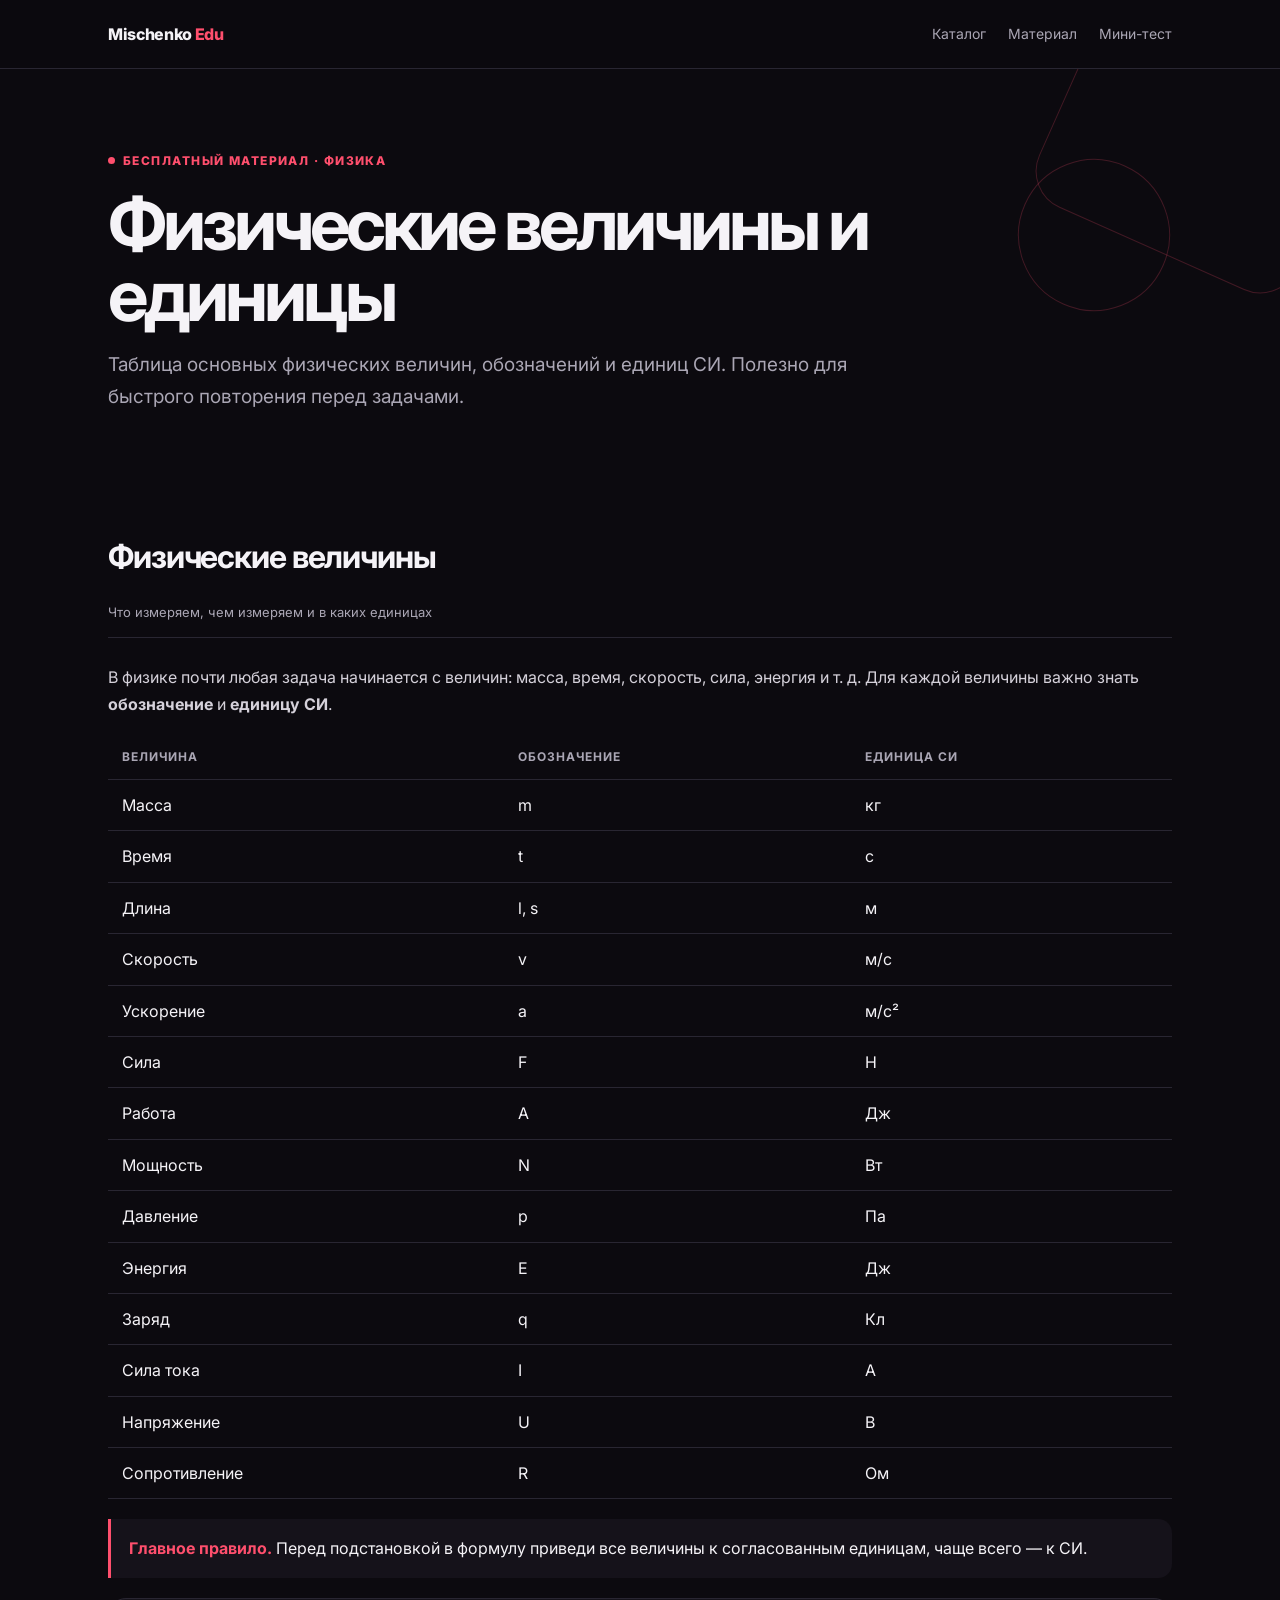
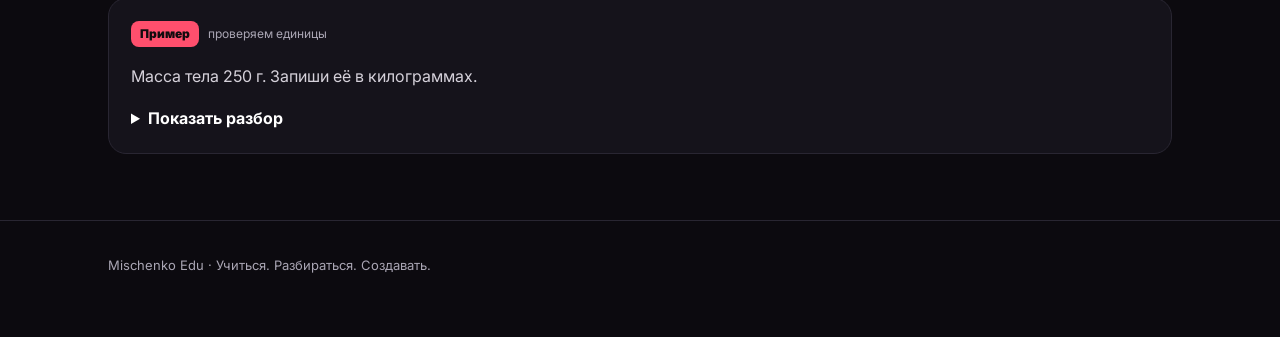
<file: materials/physics/quantities.html>
<!doctype html><html lang="ru"><head><meta charset="utf-8"><meta name="viewport" content="width=device-width,initial-scale=1">
<title>Физические величины и единицы — Mischenko Edu</title><meta name="description" content="Таблица основных физических величин, обозначений и единиц СИ. Полезно для быстрого повторения перед задачами."><link rel="preconnect" href="https://fonts.googleapis.com"><link href="https://fonts.googleapis.com/css2?family=Inter:wght@400;500;600;700;800&display=swap" rel="stylesheet"><style>
:root{
  --bg:#0c0a0f;--bg2:#111017;--card:#15131b;--card2:#191722;
  --text:#f5f3f7;--muted:#aaa6b4;--line:#292632;--accent:#ff4f6d;
  --accent2:#8b7cff;--green:#57d9a3;--yellow:#ffd166;
}
*{box-sizing:border-box}html{scroll-behavior:smooth}body{margin:0;background:var(--bg);color:var(--text);font-family:Inter,system-ui,-apple-system,BlinkMacSystemFont,"Segoe UI",sans-serif;line-height:1.65}
a{color:inherit;text-decoration:none}.wrap{max-width:1120px;margin:auto;padding:0 28px}
.top{position:sticky;top:0;z-index:20;background:rgba(12,10,15,.86);backdrop-filter:blur(14px);border-bottom:1px solid var(--line)}
.nav{height:68px;display:flex;align-items:center;justify-content:space-between}.brand{font-weight:800;letter-spacing:-.02em}.brand span{color:var(--accent)}
.navlinks{display:flex;gap:22px;color:var(--muted);font-size:14px}.navlinks a:hover{color:var(--text)}
.hero{padding:76px 0 52px;position:relative;overflow:hidden}.hero:before,.hero:after{content:"";position:absolute;border:1px solid rgba(255,79,109,.22);transform:rotate(24deg);pointer-events:none}.hero:before{width:280px;height:280px;right:-70px;top:-90px;border-radius:40px}.hero:after{width:150px;height:150px;right:110px;top:90px;border-radius:50%}
.kicker{display:inline-flex;gap:8px;align-items:center;color:var(--accent);font-size:12px;font-weight:800;letter-spacing:.12em;text-transform:uppercase}.dot{width:7px;height:7px;border-radius:50%;background:var(--accent)}
h1{font-size:clamp(40px,7vw,72px);line-height:.98;letter-spacing:-.055em;margin:18px 0 18px;max-width:850px}h2{font-size:32px;letter-spacing:-.035em;margin:0 0 18px}h3{font-size:21px;margin:28px 0 10px}p{color:#d5d1da}.lead{font-size:19px;max-width:760px;color:var(--muted)}
.grid{display:grid;grid-template-columns:repeat(2,1fr);gap:16px;margin:30px 0 70px}.card{background:linear-gradient(145deg,var(--card),var(--card2));border:1px solid var(--line);border-radius:20px;padding:25px;transition:.2s}.card:hover{transform:translateY(-3px);border-color:#3b3545}.tag{display:inline-block;border:1px solid var(--line);border-radius:999px;padding:5px 10px;color:var(--muted);font-size:12px}.card h3{margin-top:15px}.card p{font-size:14px;color:var(--muted)}
.section{padding:48px 0}.sectionline{display:flex;align-items:end;justify-content:space-between;gap:20px;border-bottom:1px solid var(--line);padding-bottom:14px;margin-bottom:26px}.meta{font-size:13px;color:var(--muted)}
.table{width:100%;border-collapse:collapse;margin:18px 0}.table th,.table td{text-align:left;padding:12px 14px;border-bottom:1px solid var(--line);vertical-align:top}.table th{color:var(--muted);font-size:12px;text-transform:uppercase;letter-spacing:.08em}
.formula{background:#0f0d14;border:1px solid var(--line);border-radius:14px;padding:17px;text-align:center;font-size:21px;font-weight:700;margin:16px 0;color:#fff}
.note{border-left:3px solid var(--accent);background:#15121a;padding:16px 18px;border-radius:0 14px 14px 0;margin:20px 0}.note b{color:var(--accent)}
.tip{border:1px solid rgba(255,209,102,.28);background:rgba(255,209,102,.06);border-radius:14px;padding:16px 18px;margin:20px 0}.tip b{color:var(--yellow)}
.task{background:var(--card);border:1px solid var(--line);border-radius:18px;padding:22px;margin:18px 0}.taskhead{display:flex;gap:9px;align-items:center;margin-bottom:10px}.num{background:var(--accent);color:#120b0e;border-radius:8px;padding:3px 9px;font-size:12px;font-weight:900}.type{color:var(--muted);font-size:12px}.answer,.solution{margin-top:14px;border-top:1px dashed var(--line);padding-top:14px}.answer{color:var(--green)}details{margin-top:12px}summary{cursor:pointer;color:#fff;font-weight:700}.steps{counter-reset:s}.step{display:flex;gap:10px;margin:10px 0}.step:before{counter-increment:s;content:counter(s);flex:none;width:24px;height:24px;border-radius:50%;display:grid;place-items:center;background:#272230;color:#fff;font-size:12px}
.quiz{background:linear-gradient(145deg,#17131d,#121017);border:1px solid #302936;border-radius:22px;padding:24px;margin:20px 0}.q{padding:16px 0;border-bottom:1px solid var(--line)}.q:last-child{border-bottom:0}.q label{display:block;padding:9px 11px;margin:7px 0;border:1px solid var(--line);border-radius:10px;color:var(--muted);cursor:pointer}.q label:hover{border-color:#4b4355;color:#fff}.quiz button,.btn{border:0;background:var(--accent);color:#160b0f;font-weight:800;border-radius:12px;padding:12px 18px;cursor:pointer}.result{margin-top:15px;font-weight:700}.good{color:var(--green)}.bad{color:#ff7d91}
.footer{border-top:1px solid var(--line);padding:34px 0 60px;color:var(--muted);font-size:13px}
@media(max-width:760px){.grid{grid-template-columns:1fr}.navlinks{display:none}.wrap{padding:0 18px}.hero{padding-top:52px}h1{font-size:48px}.sectionline{display:block}}
</style></head>
<body><header class="top"><div class="wrap nav"><a class="brand" href="../../../index.html">Mischenko <span>Edu</span></a><nav class="navlinks"><a href="../../../index.html">Каталог</a><a href="#content">Материал</a><a href="#quiz">Мини-тест</a></nav></div></header>
<main id="content"><section class="hero"><div class="wrap"><div class="kicker"><span class="dot"></span> Бесплатный материал · Физика</div><h1>Физические величины и единицы</h1><p class="lead">Таблица основных физических величин, обозначений и единиц СИ. Полезно для быстрого повторения перед задачами.</p></div></section>
<section class="section"><div class="wrap">
<div class="sectionline"><div><h2>Физические величины</h2><div class="meta">Что измеряем, чем измеряем и в каких единицах</div></div></div>
<p>В физике почти любая задача начинается с величин: масса, время, скорость, сила, энергия и т. д. Для каждой величины важно знать <b>обозначение</b> и <b>единицу СИ</b>.</p>
<table class="table"><tr><th>Величина</th><th>Обозначение</th><th>Единица СИ</th></tr>
<tr><td>Масса</td><td>m</td><td>кг</td></tr><tr><td>Время</td><td>t</td><td>с</td></tr><tr><td>Длина</td><td>l, s</td><td>м</td></tr><tr><td>Скорость</td><td>v</td><td>м/с</td></tr><tr><td>Ускорение</td><td>a</td><td>м/с²</td></tr><tr><td>Сила</td><td>F</td><td>Н</td></tr><tr><td>Работа</td><td>A</td><td>Дж</td></tr><tr><td>Мощность</td><td>N</td><td>Вт</td></tr><tr><td>Давление</td><td>p</td><td>Па</td></tr><tr><td>Энергия</td><td>E</td><td>Дж</td></tr><tr><td>Заряд</td><td>q</td><td>Кл</td></tr><tr><td>Сила тока</td><td>I</td><td>А</td></tr><tr><td>Напряжение</td><td>U</td><td>В</td></tr><tr><td>Сопротивление</td><td>R</td><td>Ом</td></tr></table>
<div class="note"><b>Главное правило.</b> Перед подстановкой в формулу приведи все величины к согласованным единицам, чаще всего — к СИ.</div>
<div class="task"><div class="taskhead"><span class="num">Пример</span><span class="type">проверяем единицы</span></div>
<p>Масса тела 250 г. Запиши её в килограммах.</p><details><summary>Показать разбор</summary><div class="solution"><div class="steps"><div class="step">1 г = 0,001 кг.</div><div class="step">250 г = 250 · 0,001 кг.</div><div class="step"><b>Ответ: 0,25 кг.</b></div></div></div></details></div>
</div></section>
</main>
<footer class="footer"><div class="wrap">Mischenko Edu · Учиться. Разбираться. Создавать.</div></footer></body></html>
</file>
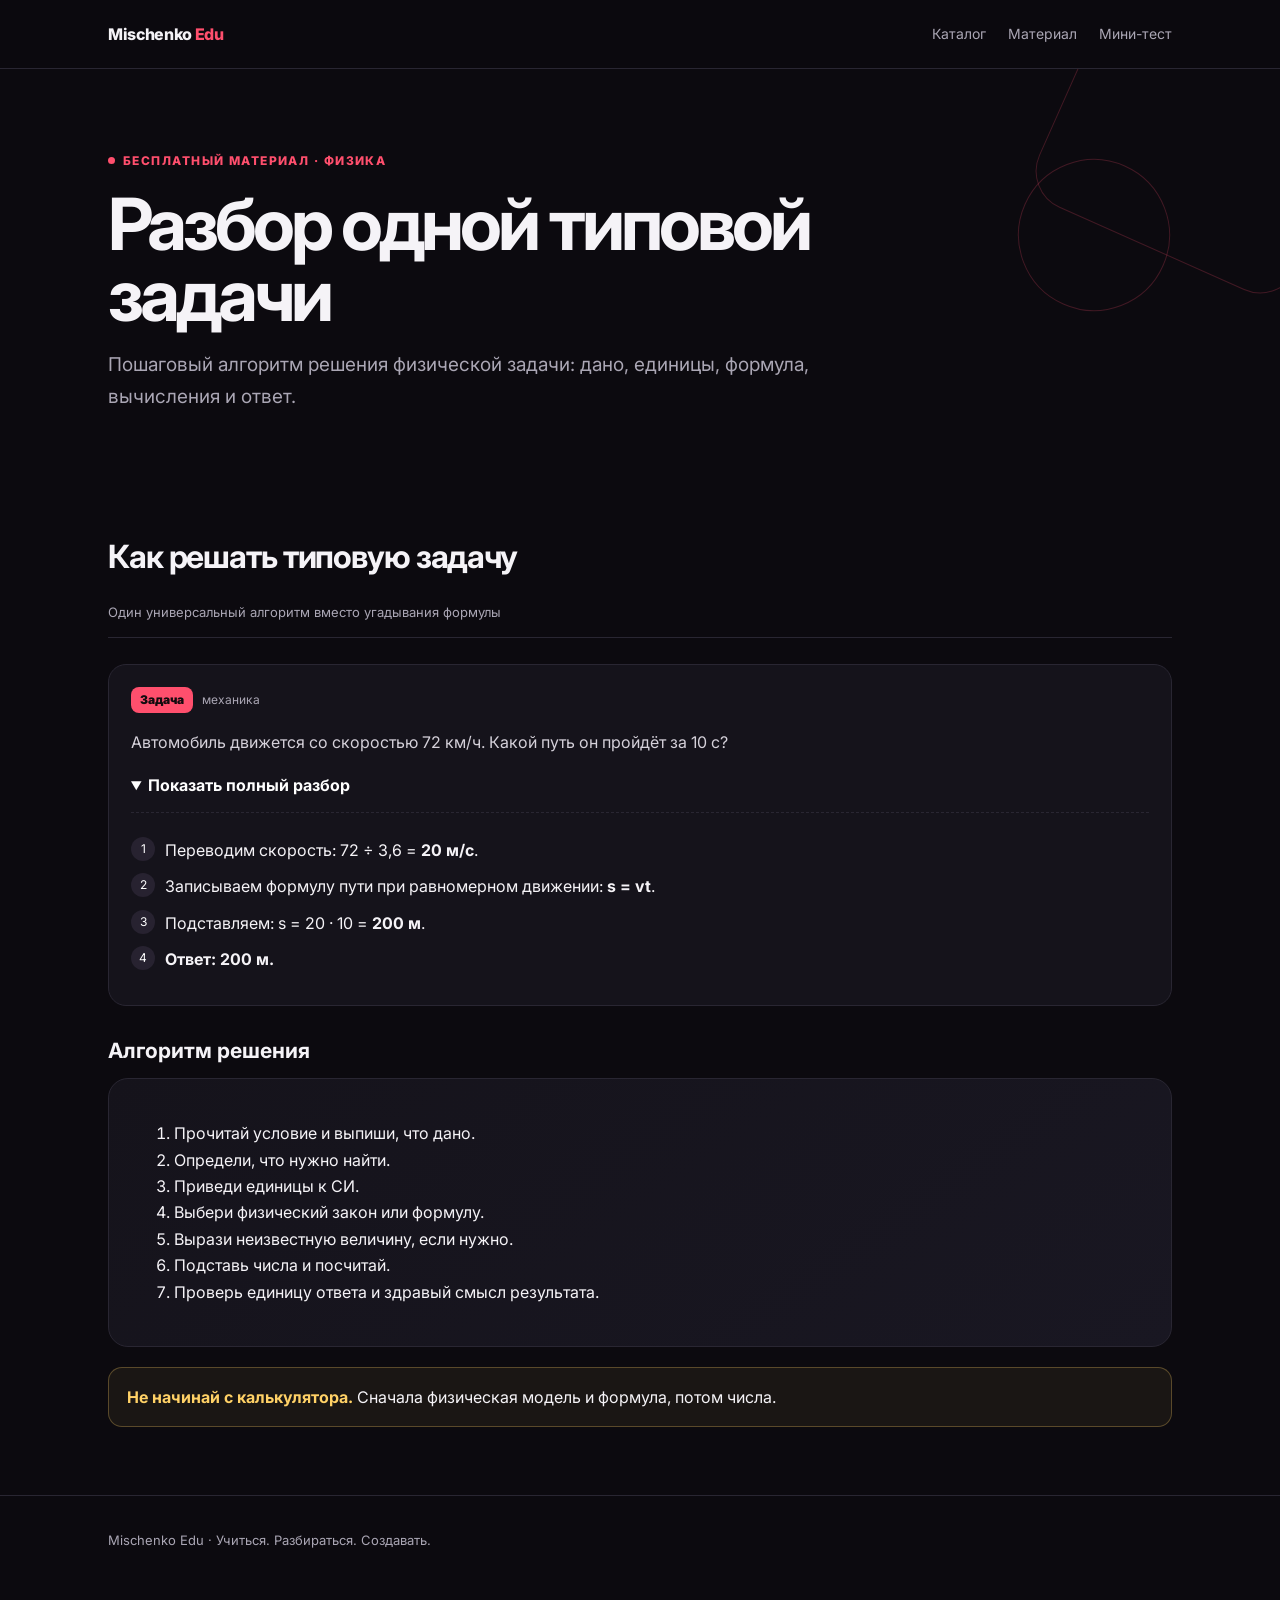
<file: materials/physics/typical-task.html>
<!doctype html><html lang="ru"><head><meta charset="utf-8"><meta name="viewport" content="width=device-width,initial-scale=1">
<title>Разбор одной типовой задачи — Mischenko Edu</title><meta name="description" content="Пошаговый алгоритм решения физической задачи: дано, единицы, формула, вычисления и ответ."><link rel="preconnect" href="https://fonts.googleapis.com"><link href="https://fonts.googleapis.com/css2?family=Inter:wght@400;500;600;700;800&display=swap" rel="stylesheet"><style>
:root{
  --bg:#0c0a0f;--bg2:#111017;--card:#15131b;--card2:#191722;
  --text:#f5f3f7;--muted:#aaa6b4;--line:#292632;--accent:#ff4f6d;
  --accent2:#8b7cff;--green:#57d9a3;--yellow:#ffd166;
}
*{box-sizing:border-box}html{scroll-behavior:smooth}body{margin:0;background:var(--bg);color:var(--text);font-family:Inter,system-ui,-apple-system,BlinkMacSystemFont,"Segoe UI",sans-serif;line-height:1.65}
a{color:inherit;text-decoration:none}.wrap{max-width:1120px;margin:auto;padding:0 28px}
.top{position:sticky;top:0;z-index:20;background:rgba(12,10,15,.86);backdrop-filter:blur(14px);border-bottom:1px solid var(--line)}
.nav{height:68px;display:flex;align-items:center;justify-content:space-between}.brand{font-weight:800;letter-spacing:-.02em}.brand span{color:var(--accent)}
.navlinks{display:flex;gap:22px;color:var(--muted);font-size:14px}.navlinks a:hover{color:var(--text)}
.hero{padding:76px 0 52px;position:relative;overflow:hidden}.hero:before,.hero:after{content:"";position:absolute;border:1px solid rgba(255,79,109,.22);transform:rotate(24deg);pointer-events:none}.hero:before{width:280px;height:280px;right:-70px;top:-90px;border-radius:40px}.hero:after{width:150px;height:150px;right:110px;top:90px;border-radius:50%}
.kicker{display:inline-flex;gap:8px;align-items:center;color:var(--accent);font-size:12px;font-weight:800;letter-spacing:.12em;text-transform:uppercase}.dot{width:7px;height:7px;border-radius:50%;background:var(--accent)}
h1{font-size:clamp(40px,7vw,72px);line-height:.98;letter-spacing:-.055em;margin:18px 0 18px;max-width:850px}h2{font-size:32px;letter-spacing:-.035em;margin:0 0 18px}h3{font-size:21px;margin:28px 0 10px}p{color:#d5d1da}.lead{font-size:19px;max-width:760px;color:var(--muted)}
.grid{display:grid;grid-template-columns:repeat(2,1fr);gap:16px;margin:30px 0 70px}.card{background:linear-gradient(145deg,var(--card),var(--card2));border:1px solid var(--line);border-radius:20px;padding:25px;transition:.2s}.card:hover{transform:translateY(-3px);border-color:#3b3545}.tag{display:inline-block;border:1px solid var(--line);border-radius:999px;padding:5px 10px;color:var(--muted);font-size:12px}.card h3{margin-top:15px}.card p{font-size:14px;color:var(--muted)}
.section{padding:48px 0}.sectionline{display:flex;align-items:end;justify-content:space-between;gap:20px;border-bottom:1px solid var(--line);padding-bottom:14px;margin-bottom:26px}.meta{font-size:13px;color:var(--muted)}
.table{width:100%;border-collapse:collapse;margin:18px 0}.table th,.table td{text-align:left;padding:12px 14px;border-bottom:1px solid var(--line);vertical-align:top}.table th{color:var(--muted);font-size:12px;text-transform:uppercase;letter-spacing:.08em}
.formula{background:#0f0d14;border:1px solid var(--line);border-radius:14px;padding:17px;text-align:center;font-size:21px;font-weight:700;margin:16px 0;color:#fff}
.note{border-left:3px solid var(--accent);background:#15121a;padding:16px 18px;border-radius:0 14px 14px 0;margin:20px 0}.note b{color:var(--accent)}
.tip{border:1px solid rgba(255,209,102,.28);background:rgba(255,209,102,.06);border-radius:14px;padding:16px 18px;margin:20px 0}.tip b{color:var(--yellow)}
.task{background:var(--card);border:1px solid var(--line);border-radius:18px;padding:22px;margin:18px 0}.taskhead{display:flex;gap:9px;align-items:center;margin-bottom:10px}.num{background:var(--accent);color:#120b0e;border-radius:8px;padding:3px 9px;font-size:12px;font-weight:900}.type{color:var(--muted);font-size:12px}.answer,.solution{margin-top:14px;border-top:1px dashed var(--line);padding-top:14px}.answer{color:var(--green)}details{margin-top:12px}summary{cursor:pointer;color:#fff;font-weight:700}.steps{counter-reset:s}.step{display:flex;gap:10px;margin:10px 0}.step:before{counter-increment:s;content:counter(s);flex:none;width:24px;height:24px;border-radius:50%;display:grid;place-items:center;background:#272230;color:#fff;font-size:12px}
.quiz{background:linear-gradient(145deg,#17131d,#121017);border:1px solid #302936;border-radius:22px;padding:24px;margin:20px 0}.q{padding:16px 0;border-bottom:1px solid var(--line)}.q:last-child{border-bottom:0}.q label{display:block;padding:9px 11px;margin:7px 0;border:1px solid var(--line);border-radius:10px;color:var(--muted);cursor:pointer}.q label:hover{border-color:#4b4355;color:#fff}.quiz button,.btn{border:0;background:var(--accent);color:#160b0f;font-weight:800;border-radius:12px;padding:12px 18px;cursor:pointer}.result{margin-top:15px;font-weight:700}.good{color:var(--green)}.bad{color:#ff7d91}
.footer{border-top:1px solid var(--line);padding:34px 0 60px;color:var(--muted);font-size:13px}
@media(max-width:760px){.grid{grid-template-columns:1fr}.navlinks{display:none}.wrap{padding:0 18px}.hero{padding-top:52px}h1{font-size:48px}.sectionline{display:block}}
</style></head>
<body><header class="top"><div class="wrap nav"><a class="brand" href="../../../index.html">Mischenko <span>Edu</span></a><nav class="navlinks"><a href="../../../index.html">Каталог</a><a href="#content">Материал</a><a href="#quiz">Мини-тест</a></nav></div></header>
<main id="content"><section class="hero"><div class="wrap"><div class="kicker"><span class="dot"></span> Бесплатный материал · Физика</div><h1>Разбор одной типовой задачи</h1><p class="lead">Пошаговый алгоритм решения физической задачи: дано, единицы, формула, вычисления и ответ.</p></div></section>
<section class="section"><div class="wrap">
<div class="sectionline"><div><h2>Как решать типовую задачу</h2><div class="meta">Один универсальный алгоритм вместо угадывания формулы</div></div></div>
<div class="task"><div class="taskhead"><span class="num">Задача</span><span class="type">механика</span></div>
<p>Автомобиль движется со скоростью 72 км/ч. Какой путь он пройдёт за 10 с?</p>
<details open><summary>Показать полный разбор</summary><div class="solution"><div class="steps">
<div class="step"><span>Переводим скорость: 72 ÷ 3,6 = <b>20 м/с</b>.</span></div>
<div class="step"><span>Записываем формулу пути при равномерном движении: <b>s = vt</b>.</span></div>
<div class="step"><span>Подставляем: s = 20 · 10 = <b>200 м</b>.</span></div>
<div class="step"><span><b>Ответ: 200 м.</b></span></div>
</div></div></details></div>
<h3>Алгоритм решения</h3>
<div class="card"><ol><li>Прочитай условие и выпиши, что дано.</li><li>Определи, что нужно найти.</li><li>Приведи единицы к СИ.</li><li>Выбери физический закон или формулу.</li><li>Вырази неизвестную величину, если нужно.</li><li>Подставь числа и посчитай.</li><li>Проверь единицу ответа и здравый смысл результата.</li></ol></div>
<div class="tip"><b>Не начинай с калькулятора.</b> Сначала физическая модель и формула, потом числа.</div>
</div></section>
</main>
<footer class="footer"><div class="wrap">Mischenko Edu · Учиться. Разбираться. Создавать.</div></footer></body></html>
</file>
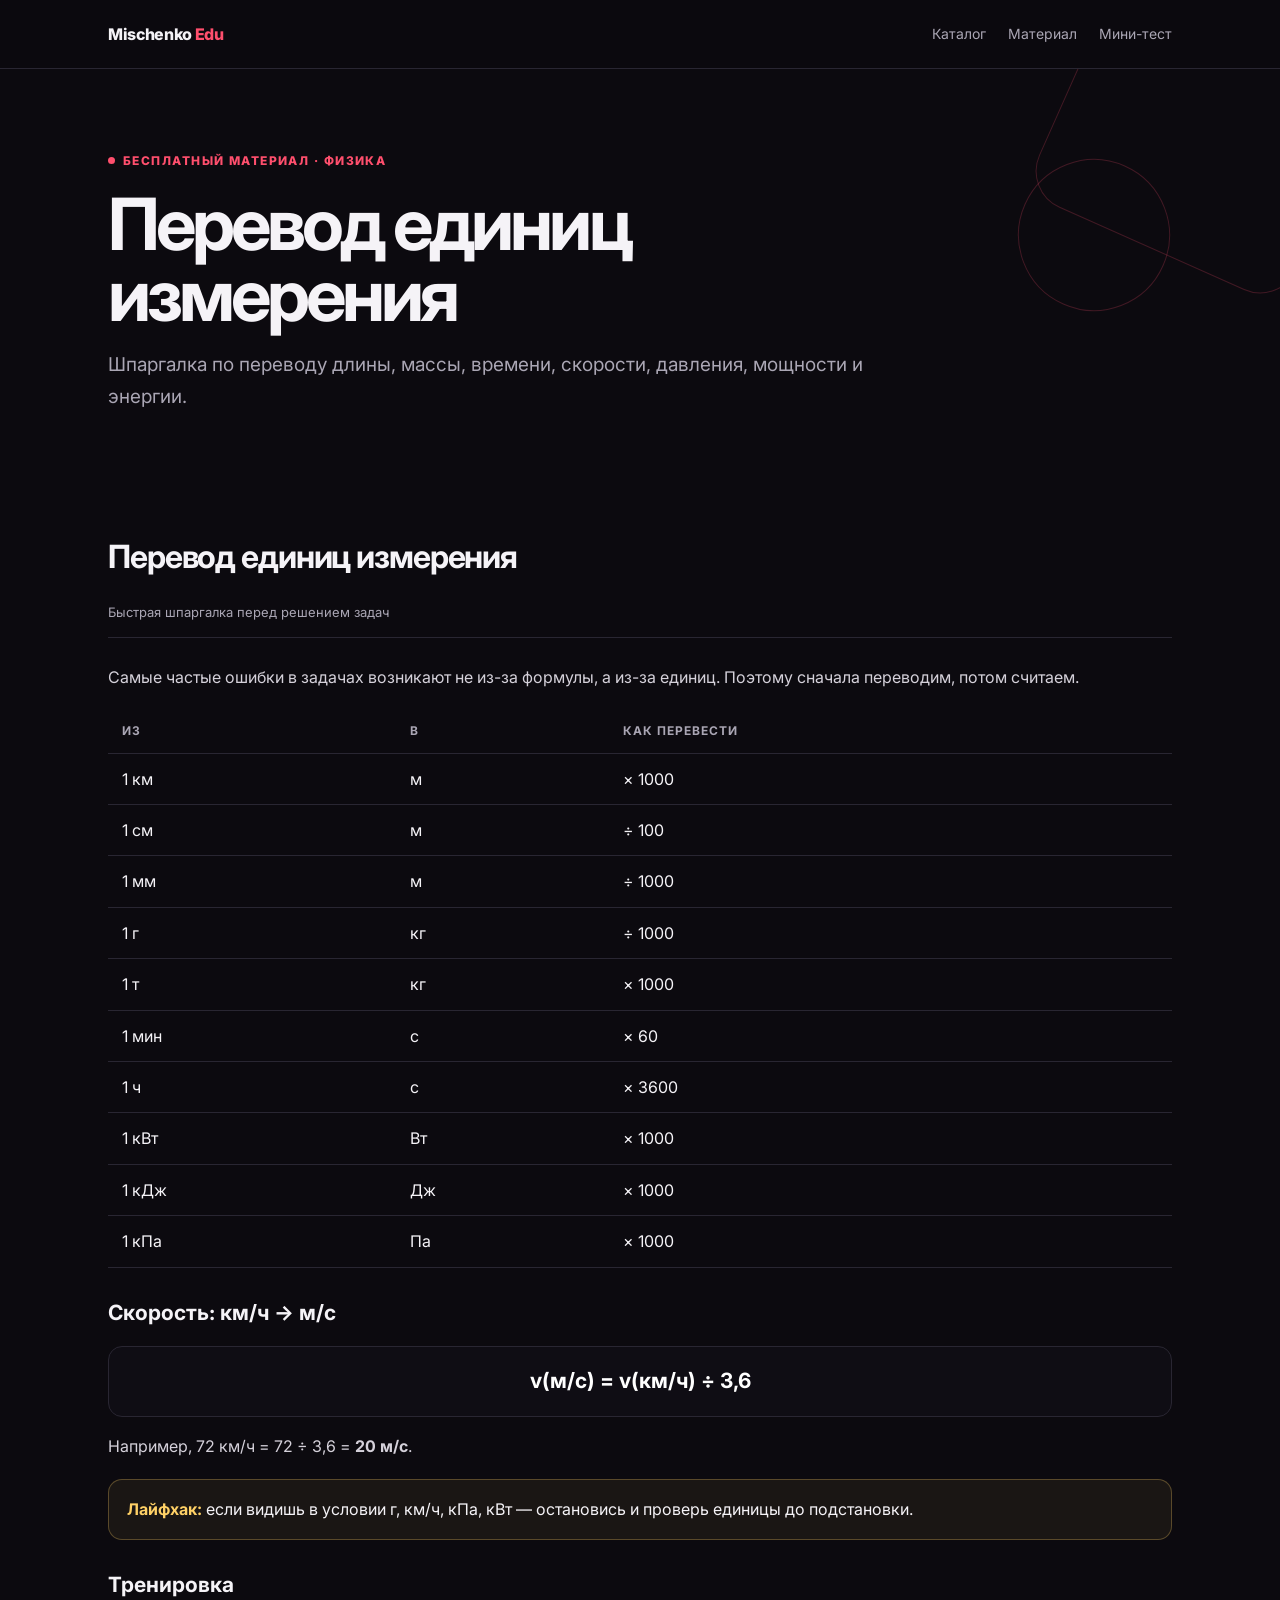
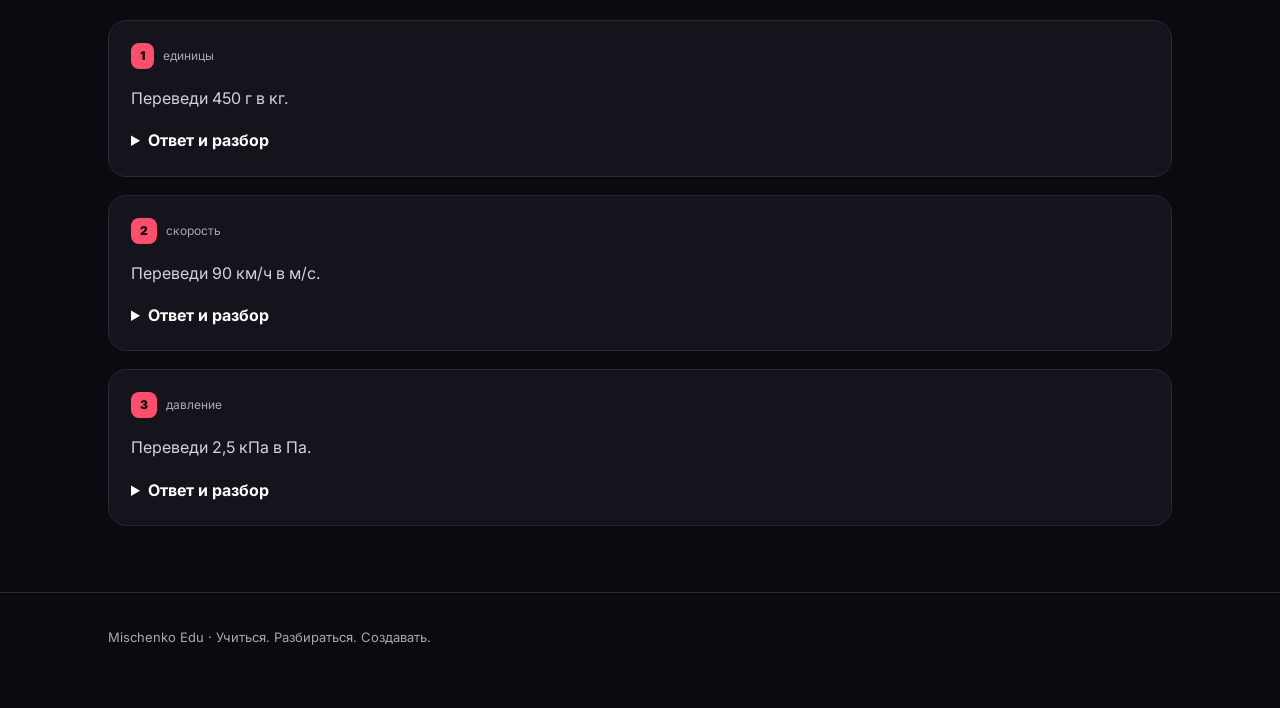
<file: materials/physics/units.html>
<!doctype html><html lang="ru"><head><meta charset="utf-8"><meta name="viewport" content="width=device-width,initial-scale=1">
<title>Перевод единиц измерения — Mischenko Edu</title><meta name="description" content="Шпаргалка по переводу длины, массы, времени, скорости, давления, мощности и энергии."><link rel="preconnect" href="https://fonts.googleapis.com"><link href="https://fonts.googleapis.com/css2?family=Inter:wght@400;500;600;700;800&display=swap" rel="stylesheet"><style>
:root{
  --bg:#0c0a0f;--bg2:#111017;--card:#15131b;--card2:#191722;
  --text:#f5f3f7;--muted:#aaa6b4;--line:#292632;--accent:#ff4f6d;
  --accent2:#8b7cff;--green:#57d9a3;--yellow:#ffd166;
}
*{box-sizing:border-box}html{scroll-behavior:smooth}body{margin:0;background:var(--bg);color:var(--text);font-family:Inter,system-ui,-apple-system,BlinkMacSystemFont,"Segoe UI",sans-serif;line-height:1.65}
a{color:inherit;text-decoration:none}.wrap{max-width:1120px;margin:auto;padding:0 28px}
.top{position:sticky;top:0;z-index:20;background:rgba(12,10,15,.86);backdrop-filter:blur(14px);border-bottom:1px solid var(--line)}
.nav{height:68px;display:flex;align-items:center;justify-content:space-between}.brand{font-weight:800;letter-spacing:-.02em}.brand span{color:var(--accent)}
.navlinks{display:flex;gap:22px;color:var(--muted);font-size:14px}.navlinks a:hover{color:var(--text)}
.hero{padding:76px 0 52px;position:relative;overflow:hidden}.hero:before,.hero:after{content:"";position:absolute;border:1px solid rgba(255,79,109,.22);transform:rotate(24deg);pointer-events:none}.hero:before{width:280px;height:280px;right:-70px;top:-90px;border-radius:40px}.hero:after{width:150px;height:150px;right:110px;top:90px;border-radius:50%}
.kicker{display:inline-flex;gap:8px;align-items:center;color:var(--accent);font-size:12px;font-weight:800;letter-spacing:.12em;text-transform:uppercase}.dot{width:7px;height:7px;border-radius:50%;background:var(--accent)}
h1{font-size:clamp(40px,7vw,72px);line-height:.98;letter-spacing:-.055em;margin:18px 0 18px;max-width:850px}h2{font-size:32px;letter-spacing:-.035em;margin:0 0 18px}h3{font-size:21px;margin:28px 0 10px}p{color:#d5d1da}.lead{font-size:19px;max-width:760px;color:var(--muted)}
.grid{display:grid;grid-template-columns:repeat(2,1fr);gap:16px;margin:30px 0 70px}.card{background:linear-gradient(145deg,var(--card),var(--card2));border:1px solid var(--line);border-radius:20px;padding:25px;transition:.2s}.card:hover{transform:translateY(-3px);border-color:#3b3545}.tag{display:inline-block;border:1px solid var(--line);border-radius:999px;padding:5px 10px;color:var(--muted);font-size:12px}.card h3{margin-top:15px}.card p{font-size:14px;color:var(--muted)}
.section{padding:48px 0}.sectionline{display:flex;align-items:end;justify-content:space-between;gap:20px;border-bottom:1px solid var(--line);padding-bottom:14px;margin-bottom:26px}.meta{font-size:13px;color:var(--muted)}
.table{width:100%;border-collapse:collapse;margin:18px 0}.table th,.table td{text-align:left;padding:12px 14px;border-bottom:1px solid var(--line);vertical-align:top}.table th{color:var(--muted);font-size:12px;text-transform:uppercase;letter-spacing:.08em}
.formula{background:#0f0d14;border:1px solid var(--line);border-radius:14px;padding:17px;text-align:center;font-size:21px;font-weight:700;margin:16px 0;color:#fff}
.note{border-left:3px solid var(--accent);background:#15121a;padding:16px 18px;border-radius:0 14px 14px 0;margin:20px 0}.note b{color:var(--accent)}
.tip{border:1px solid rgba(255,209,102,.28);background:rgba(255,209,102,.06);border-radius:14px;padding:16px 18px;margin:20px 0}.tip b{color:var(--yellow)}
.task{background:var(--card);border:1px solid var(--line);border-radius:18px;padding:22px;margin:18px 0}.taskhead{display:flex;gap:9px;align-items:center;margin-bottom:10px}.num{background:var(--accent);color:#120b0e;border-radius:8px;padding:3px 9px;font-size:12px;font-weight:900}.type{color:var(--muted);font-size:12px}.answer,.solution{margin-top:14px;border-top:1px dashed var(--line);padding-top:14px}.answer{color:var(--green)}details{margin-top:12px}summary{cursor:pointer;color:#fff;font-weight:700}.steps{counter-reset:s}.step{display:flex;gap:10px;margin:10px 0}.step:before{counter-increment:s;content:counter(s);flex:none;width:24px;height:24px;border-radius:50%;display:grid;place-items:center;background:#272230;color:#fff;font-size:12px}
.quiz{background:linear-gradient(145deg,#17131d,#121017);border:1px solid #302936;border-radius:22px;padding:24px;margin:20px 0}.q{padding:16px 0;border-bottom:1px solid var(--line)}.q:last-child{border-bottom:0}.q label{display:block;padding:9px 11px;margin:7px 0;border:1px solid var(--line);border-radius:10px;color:var(--muted);cursor:pointer}.q label:hover{border-color:#4b4355;color:#fff}.quiz button,.btn{border:0;background:var(--accent);color:#160b0f;font-weight:800;border-radius:12px;padding:12px 18px;cursor:pointer}.result{margin-top:15px;font-weight:700}.good{color:var(--green)}.bad{color:#ff7d91}
.footer{border-top:1px solid var(--line);padding:34px 0 60px;color:var(--muted);font-size:13px}
@media(max-width:760px){.grid{grid-template-columns:1fr}.navlinks{display:none}.wrap{padding:0 18px}.hero{padding-top:52px}h1{font-size:48px}.sectionline{display:block}}
</style></head>
<body><header class="top"><div class="wrap nav"><a class="brand" href="../../../index.html">Mischenko <span>Edu</span></a><nav class="navlinks"><a href="../../../index.html">Каталог</a><a href="#content">Материал</a><a href="#quiz">Мини-тест</a></nav></div></header>
<main id="content"><section class="hero"><div class="wrap"><div class="kicker"><span class="dot"></span> Бесплатный материал · Физика</div><h1>Перевод единиц измерения</h1><p class="lead">Шпаргалка по переводу длины, массы, времени, скорости, давления, мощности и энергии.</p></div></section>
<section class="section"><div class="wrap">
<div class="sectionline"><div><h2>Перевод единиц измерения</h2><div class="meta">Быстрая шпаргалка перед решением задач</div></div></div>
<p>Самые частые ошибки в задачах возникают не из-за формулы, а из-за единиц. Поэтому сначала переводим, потом считаем.</p>
<table class="table"><tr><th>Из</th><th>В</th><th>Как перевести</th></tr>
<tr><td>1 км</td><td>м</td><td>× 1000</td></tr><tr><td>1 см</td><td>м</td><td>÷ 100</td></tr><tr><td>1 мм</td><td>м</td><td>÷ 1000</td></tr><tr><td>1 г</td><td>кг</td><td>÷ 1000</td></tr><tr><td>1 т</td><td>кг</td><td>× 1000</td></tr><tr><td>1 мин</td><td>с</td><td>× 60</td></tr><tr><td>1 ч</td><td>с</td><td>× 3600</td></tr><tr><td>1 кВт</td><td>Вт</td><td>× 1000</td></tr><tr><td>1 кДж</td><td>Дж</td><td>× 1000</td></tr><tr><td>1 кПа</td><td>Па</td><td>× 1000</td></tr></table>
<h3>Скорость: км/ч → м/с</h3><div class="formula">v(м/с) = v(км/ч) ÷ 3,6</div>
<p>Например, 72 км/ч = 72 ÷ 3,6 = <b>20 м/с</b>.</p>
<div class="tip"><b>Лайфхак:</b> если видишь в условии г, км/ч, кПа, кВт — остановись и проверь единицы до подстановки.</div>
<h3>Тренировка</h3>
<div class="task"><div class="taskhead"><span class="num">1</span><span class="type">единицы</span></div><p>Переведи 450 г в кг.</p><details><summary>Ответ и разбор</summary><div class="solution">450 ÷ 1000 = <b>0,45 кг</b>.</div></details></div>
<div class="task"><div class="taskhead"><span class="num">2</span><span class="type">скорость</span></div><p>Переведи 90 км/ч в м/с.</p><details><summary>Ответ и разбор</summary><div class="solution">90 ÷ 3,6 = <b>25 м/с</b>.</div></details></div>
<div class="task"><div class="taskhead"><span class="num">3</span><span class="type">давление</span></div><p>Переведи 2,5 кПа в Па.</p><details><summary>Ответ и разбор</summary><div class="solution">2,5 · 1000 = <b>2500 Па</b>.</div></details></div>
</div></section>
</main>
<footer class="footer"><div class="wrap">Mischenko Edu · Учиться. Разбираться. Создавать.</div></footer></body></html>
</file>
